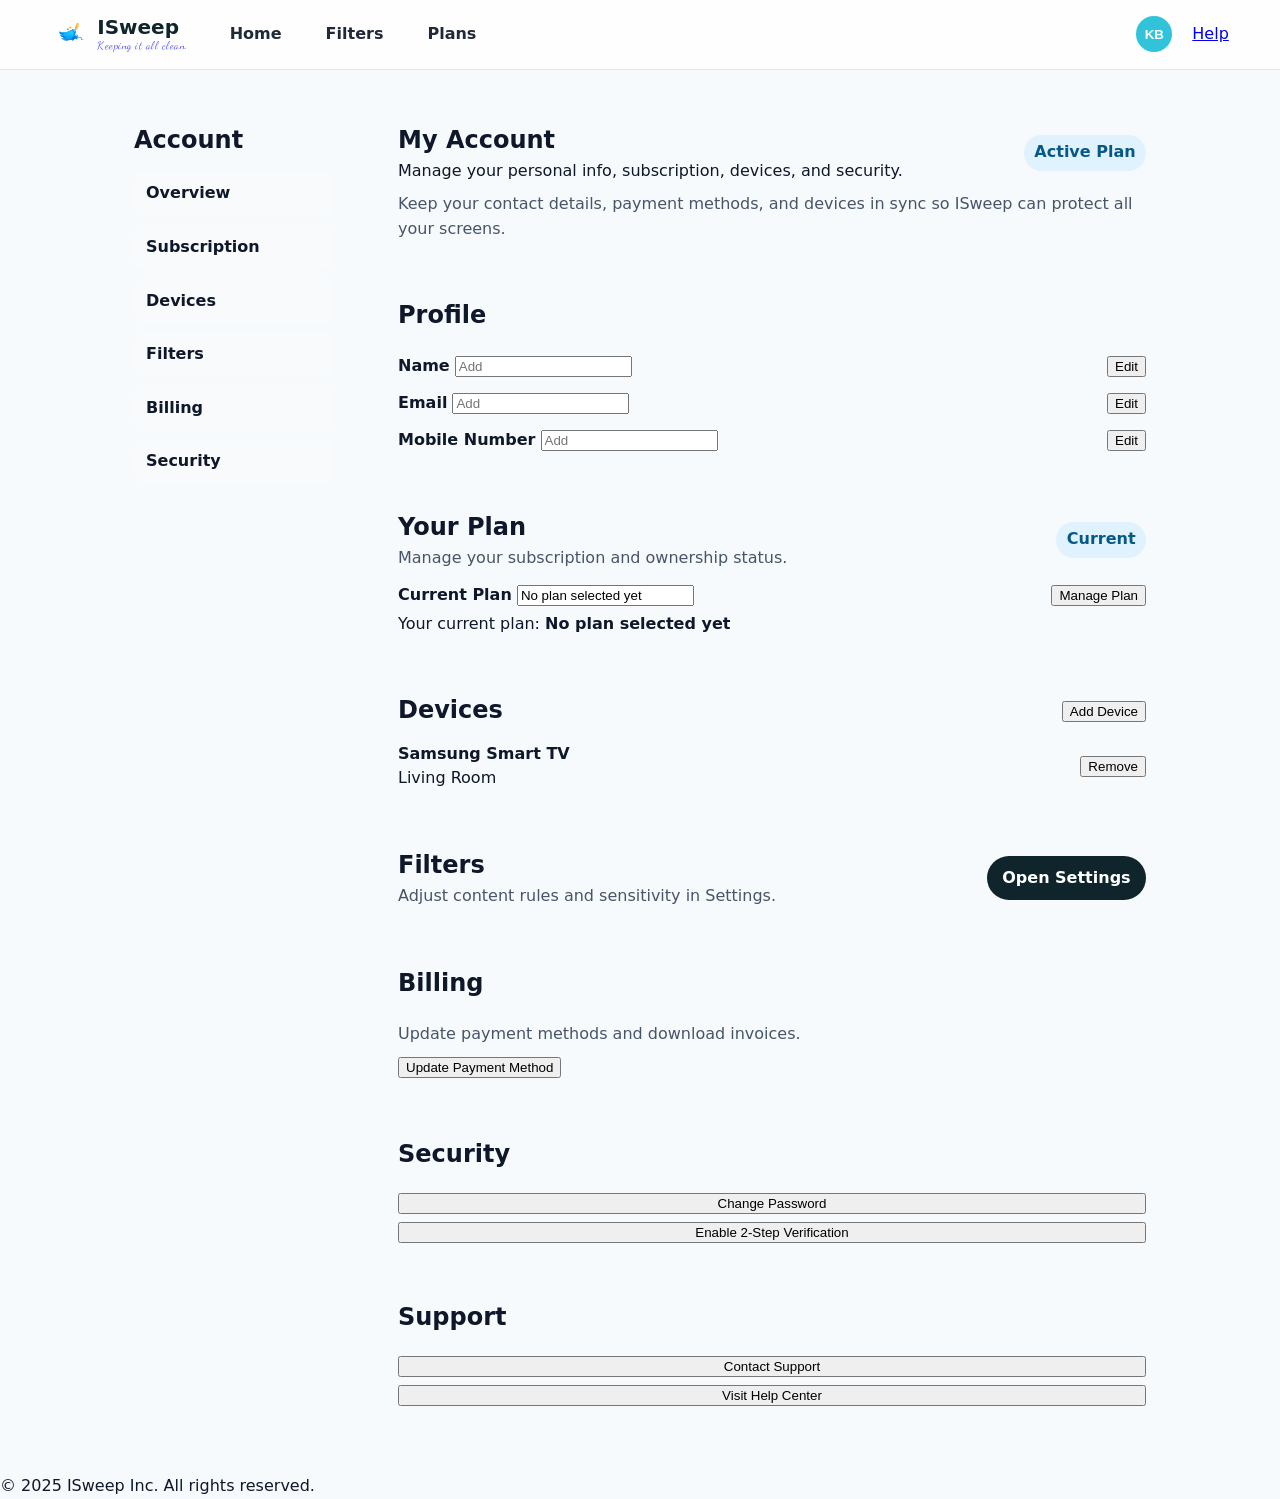
<file: docs/Account.html>
<!DOCTYPE html>
<html lang="en">
<head>
  <meta charset="UTF-8" />
  <meta name="viewport" content="width=device-width, initial-scale=1.0" />
  <title>Account | ISweep</title>

  <!-- Styles -->
  <link rel="stylesheet" href="styles/site-plan.css" />
  <link rel="preconnect" href="https://fonts.googleapis.com">
  <link rel="preconnect" href="https://fonts.gstatic.com" crossorigin>
  <link href="https://fonts.googleapis.com/css2?family=Dancing+Script:wght@400;500&display=swap" rel="stylesheet">

  <!-- Global JS for theme + plan selection -->
  <script src="main.js" defer></script>
</head>

<body>
  <header class="site-header">
    <div class="container header-inner">

      <div class="nav-left">
        <a class="logo-box" href="index.html">
          <img src="images/ISweep.png" alt="ISweep logo" />
          <div class="logo-block">
            <h1 class="site-title">ISweep</h1>
            <span class="tagline">Keeping it all clean.</span>
          </div>
        </a>

        <nav class="main-nav-left">
          <a href="index.html">Home</a>
          <a href="Filter.html">Filters</a>
          <a href="Plans.html">Plans</a>
        </nav>
      </div>

      <div class="nav-right">
        <a href="Help.html" class="help-link">Help</a>

        <div class="kb-wrapper">
          <button id="kbToggle" class="kb-avatar">KB</button>

          <div id="kbDropdown" class="kb-dropdown hidden">
            <div class="dropdown-section">
              <button id="themeToggleDropdown">Toggle Theme</button>
            </div>
            <div class="dropdown-section">
              <a href="Account.html">Account</a>
              <a href="Settings.html">Settings</a>
              <button id="signOutBtn" data-logout>Sign Out</button>
            </div>
          </div>
        </div>
      </div>

    </div>
  </header>

  <main class="account-page container" style="display: grid; grid-template-columns: 240px 1fr; gap: 1.5rem; align-items: start;"> <!-- This grid creates a sidebar + content layout to give the page a SaaS dashboard feel without changing the color system. -->
    <aside class="card" style="padding: 1.25rem; position: sticky; top: 1rem; align-self: start;"> <!-- This sidebar card holds the dashboard navigation and stays visible as users scroll. -->
      <h2 style="margin-top: 0; margin-bottom: 0.75rem;">Account</h2> <!-- This heading labels the sidebar navigation clearly. -->
      <nav class="stacked-nav" style="display: grid; gap: 0.5rem;"> <!-- This nav lists account sections to mimic a control panel. -->
        <a href="#overview" style="padding: 0.65rem 0.75rem; border-radius: 10px; background: #f8fafc; text-decoration: none; color: inherit; font-weight: 600;">Overview</a> <!-- This link jumps to the overview card to orient the user. -->
        <a href="#subscription" style="padding: 0.65rem 0.75rem; border-radius: 10px; background: #f8fafc; text-decoration: none; color: inherit; font-weight: 600;">Subscription</a> <!-- This link jumps to the subscription card for quick plan access. -->
        <a href="#devices" style="padding: 0.65rem 0.75rem; border-radius: 10px; background: #f8fafc; text-decoration: none; color: inherit; font-weight: 600;">Devices</a> <!-- This link jumps to the devices card to manage hardware. -->
        <a href="#filters" style="padding: 0.65rem 0.75rem; border-radius: 10px; background: #f8fafc; text-decoration: none; color: inherit; font-weight: 600;">Filters</a> <!-- This link jumps to filter preferences to mirror a control center feel. -->
        <a href="#billing" style="padding: 0.65rem 0.75rem; border-radius: 10px; background: #f8fafc; text-decoration: none; color: inherit; font-weight: 600;">Billing</a> <!-- This link jumps to billing for quick payment updates. -->
        <a href="#security" style="padding: 0.65rem 0.75rem; border-radius: 10px; background: #f8fafc; text-decoration: none; color: inherit; font-weight: 600;">Security</a> <!-- This link jumps to security controls like password and 2FA. -->
      </nav>
    </aside>

    <section style="display: grid; gap: 1rem;"> <!-- This column stacks the main cards to keep the layout clean and scannable. -->
      <header id="overview" class="card" style="padding: 1.25rem; display: grid; gap: 0.5rem;"> <!-- This top card summarizes the account state for quick at-a-glance info. -->
        <div style="display: flex; align-items: center; justify-content: space-between; gap: 1rem;"> <!-- This row aligns the title and plan badge. -->
          <div>
            <h1 style="margin: 0;">My Account</h1> <!-- This heading labels the page context. -->
            <p class="subtitle" style="margin: 0;">Manage your personal info, subscription, devices, and security.</p> <!-- This subtitle reinforces the dashboard scope. -->
          </div>
          <span style="padding: 0.35rem 0.65rem; border-radius: 999px; background: #e0f2fe; color: #075985; font-weight: 700;">Active Plan</span> <!-- This badge highlights the plan state to make status obvious. -->
        </div>
        <p style="margin: 0; color: #475569;">Keep your contact details, payment methods, and devices in sync so ISweep can protect all your screens.</p> <!-- This supporting line sets a professional tone without changing colors. -->
      </header>

      <section id="profile" class="card" style="padding: 1.25rem;"> <!-- This card groups profile fields in a tidy stack. -->
        <h2 style="margin-top: 0;">Profile</h2> <!-- This heading labels the profile details. -->
        <form class="profile-form" style="display: grid; gap: 0.75rem;"> <!-- This grid spaces the form rows for readability. -->
          <div class="item-row" style="display: grid; grid-template-columns: 1fr auto; gap: 0.75rem; align-items: center;"> <!-- This row aligns the name field and action button. -->
            <label style="display: block;"> <!-- This label wraps the name input for accessibility. -->
              <strong>Name</strong>
              <input
                class="profile-input"
                type="text"
                name="fullName"
                placeholder="Add"
                required
              />
            </label>
            <button type="submit">Edit</button> <!-- This button keeps inline editing affordance. -->
          </div>

          <div class="item-row" style="display: grid; grid-template-columns: 1fr auto; gap: 0.75rem; align-items: center;"> <!-- This row aligns the email field and action button. -->
            <label style="display: block;">
              <strong>Email</strong>
              <input
                class="profile-input"
                type="email"
                name="email"
                placeholder="Add"
                required
              />
            </label>
            <button type="submit">Edit</button> <!-- This button retains the edit flow for email. -->
          </div>

          <div class="item-row" style="display: grid; grid-template-columns: 1fr auto; gap: 0.75rem; align-items: center;"> <!-- This row aligns the phone field and action button. -->
            <label style="display: block;">
              <strong>Mobile Number</strong>
              <input
                class="profile-input"
                type="tel"
                name="phone"
                placeholder="Add"
                required
                pattern="[0-9]{10}"
              />
            </label>
            <button type="submit">Edit</button> <!-- This button supports inline phone updates. -->
          </div>
        </form>
      </section>

      <section id="subscription" class="card" style="padding: 1.25rem;"> <!-- This card summarizes the plan and actions. -->
        <div style="display: flex; align-items: center; justify-content: space-between; gap: 1rem;"> <!-- This row aligns plan label with actions. -->
          <div>
            <h2 style="margin: 0;">Your Plan</h2> <!-- This heading labels the plan section. -->
            <p style="margin: 0; color: #475569;">Manage your subscription and ownership status.</p> <!-- This subtitle clarifies the card purpose. -->
          </div>
          <span style="padding: 0.35rem 0.65rem; border-radius: 999px; background: #e0f2fe; color: #075985; font-weight: 700;">Current</span> <!-- This badge reinforces that the plan shown is active. -->
        </div>
        <form class="profile-form" style="margin-top: 0.75rem; display: grid; gap: 0.75rem;">
          <div class="item-row" style="display: grid; grid-template-columns: 1fr auto; gap: 0.75rem; align-items: center;"> <!-- This row keeps the plan field and action aligned. -->
            <label style="display: block;">
              <strong>Current Plan</strong>
              <input 
                class="profile-input"
                type="text"
                name="plan"
                placeholder="No plan selected yet"
                readonly
              />
            </label>
            <button type="submit">Manage Plan</button> <!-- This button links to plan management flow. -->
          </div>
        </form>
        <p style="margin: 0.25rem 0 0 0;">Your current plan: <strong id="current-plan-display"></strong></p> <!-- This line reflects the synced plan label from storage. -->
      </section>

      <section id="devices" class="card" style="padding: 1.25rem;"> <!-- This card holds device management actions. -->
        <div style="display: flex; align-items: center; justify-content: space-between; gap: 1rem;"> <!-- This row balances the heading and CTA. -->
          <h2 style="margin: 0;">Devices</h2> <!-- This heading labels the device list. -->
          <button class="secondary-btn">Add Device</button> <!-- This button stays as the primary device CTA. -->
        </div>
        <div class="item-row" style="display: grid; grid-template-columns: 1fr auto; gap: 0.75rem; align-items: center; margin-top: 0.75rem;"> <!-- This row formats the sample device entry. -->
          <div>
            <strong>Samsung Smart TV</strong>
            <p style="margin: 0;">Living Room</p>
          </div>
          <button>Remove</button> <!-- This button keeps device removal affordance. -->
        </div>
      </section>

      <section id="filters" class="card" style="padding: 1.25rem;"> <!-- This card references filter settings from the dashboard context. -->
        <div style="display: flex; align-items: center; justify-content: space-between; gap: 1rem;"> <!-- This row aligns heading and action. -->
          <div>
            <h2 style="margin: 0;">Filters</h2> <!-- This heading points to filtering controls. -->
            <p style="margin: 0; color: #475569;">Adjust content rules and sensitivity in Settings.</p> <!-- This note guides users to the detailed control center. -->
          </div>
          <a href="Settings.html" class="btn btn-primary" style="padding: 0.55rem 0.9rem;">Open Settings</a> <!-- This button jumps to the dedicated filtering page to keep flows intact. -->
        </div>
      </section>

      <section id="billing" class="card" style="padding: 1.25rem;"> <!-- This card groups billing actions. -->
        <h2 style="margin-top: 0;">Billing</h2> <!-- This heading labels the billing card. -->
        <p style="margin: 0 0 0.5rem 0; color: #475569;">Update payment methods and download invoices.</p> <!-- This note clarifies what belongs here. -->
        <button class="secondary-btn">Update Payment Method</button> <!-- This button mirrors the existing payment update CTA. -->
      </section>

      <section id="security" class="card" style="padding: 1.25rem;"> <!-- This card collects security-related actions. -->
        <h2 style="margin-top: 0;">Security</h2> <!-- This heading labels the security area. -->
        <div style="display: grid; gap: 0.5rem;"> <!-- This grid stacks the security actions neatly. -->
          <button>Change Password</button> <!-- This button keeps password change available. -->
          <button>Enable 2-Step Verification</button> <!-- This button keeps 2FA accessible. -->
        </div>
      </section>

      <section id="support" class="card" style="padding: 1.25rem;"> <!-- This card retains support shortcuts. -->
        <h2 style="margin-top: 0;">Support</h2> <!-- This heading labels support options. -->
        <div style="display: grid; gap: 0.5rem;"> <!-- This grid spaces the support actions for clarity. -->
          <button>Contact Support</button> <!-- This button keeps contact support visible. -->
          <button>Visit Help Center</button> <!-- This button keeps help resources accessible. -->
        </div>
      </section>
    </section>
  </main>

  <!-- Auth modal hosts sign-in/create-account flows so the Account link can live inside the dropdown. -->
  <div id="authModal" class="auth-modal" style="display:none;"> <!-- This outer wrapper provides the modal overlay container. -->
    <div class="auth-backdrop" data-close-auth style="position: fixed; inset: 0; background: rgba(0,0,0,0.45); display: flex; align-items: center; justify-content: center; z-index: 2000;"> <!-- This backdrop darkens the page and listens for outside clicks to close. -->
      <div class="auth-dialog" role="dialog" aria-modal="true" style="background: #ffffff; border-radius: 12px; padding: 18px; width: min(480px, 90vw); box-shadow: 0 18px 40px rgba(0,0,0,0.22); position: relative;"> <!-- This dialog holds all auth panels in a compact card. -->
        <button type="button" class="auth-close" data-close-auth style="position: absolute; top: 10px; right: 10px; border: none; background: transparent; font-size: 1.1rem; cursor: pointer;">×</button> <!-- This close button lets users exit the modal quickly. -->

        <div data-auth-panel="signin" style="display: none;"> <!-- This panel shows the sign-in form. -->
          <h2 style="margin-top: 0;">Sign In</h2> <!-- This heading labels the sign-in mode. -->
          <form id="signInForm" style="display: grid; gap: 0.75rem;">
            <label style="display: grid; gap: 0.25rem;">
              <span>Email</span>
              <input type="email" name="email" required style="padding: 0.65rem; border: 1px solid #e5e7eb; border-radius: 10px;" />
            </label>
            <label style="display: grid; gap: 0.25rem;">
              <span>Password</span>
              <input type="password" name="password" required style="padding: 0.65rem; border: 1px solid #e5e7eb; border-radius: 10px;" />
            </label>
            <button type="submit" style="padding: 0.75rem; border-radius: 10px; border: none; background: #2563eb; color: #fff; font-weight: 700;">Continue</button>
            <button type="button" data-switch-auth="create" style="padding: 0.65rem; border-radius: 10px; border: 1px solid #e5e7eb; background: #fff;">Need an account? Create one</button>
          </form>
        </div>

        <div data-auth-panel="create" style="display: none;"> <!-- This panel shows the create-account form. -->
          <h2 style="margin-top: 0;">Create Account</h2> <!-- This heading labels the registration mode. -->
          <form id="createAccountForm" style="display: grid; gap: 0.75rem;">
            <label style="display: grid; gap: 0.25rem;">
              <span>Full Name</span>
              <input type="text" name="name" required style="padding: 0.65rem; border: 1px solid #e5e7eb; border-radius: 10px;" />
            </label>
            <label style="display: grid; gap: 0.25rem;">
              <span>Email</span>
              <input type="email" name="email" required style="padding: 0.65rem; border: 1px solid #e5e7eb; border-radius: 10px;" />
            </label>
            <label style="display: grid; gap: 0.25rem;">
              <span>Password</span>
              <input type="password" name="password" required style="padding: 0.65rem; border: 1px solid #e5e7eb; border-radius: 10px;" />
            </label>
            <label style="display: grid; gap: 0.25rem;">
              <span>Confirm Password</span>
              <input type="password" name="confirm" required style="padding: 0.65rem; border: 1px solid #e5e7eb; border-radius: 10px;" />
            </label>
            <button type="submit" style="padding: 0.75rem; border-radius: 10px; border: none; background: #2563eb; color: #fff; font-weight: 700;">Create Account</button>
            <button type="button" data-switch-auth="signin" style="padding: 0.65rem; border-radius: 10px; border: 1px solid #e5e7eb; background: #fff;">Already have an account? Sign in</button>
          </form>
        </div>

        <div data-auth-panel="account" style="display: none;"> <!-- This panel shows a simple account summary when signed in. -->
          <h2 style="margin-top: 0;">Account</h2> <!-- This heading labels the account view. -->
          <p id="accountSummary" style="margin: 0 0 0.75rem 0;">Signed in user details appear here.</p> <!-- This paragraph will be populated with the user’s name/email from localStorage. -->
          <button type="button" data-logout style="padding: 0.75rem; border-radius: 10px; border: none; background: #ef4444; color: #fff; font-weight: 700;">Log Out</button> <!-- This button signs the user out from within the modal. -->
        </div>
      </div>
    </div>
  </div>

  <footer>
    <p>&copy; 2025 ISweep Inc. All rights reserved.</p>
  </footer>
</body>
</html>
</file>
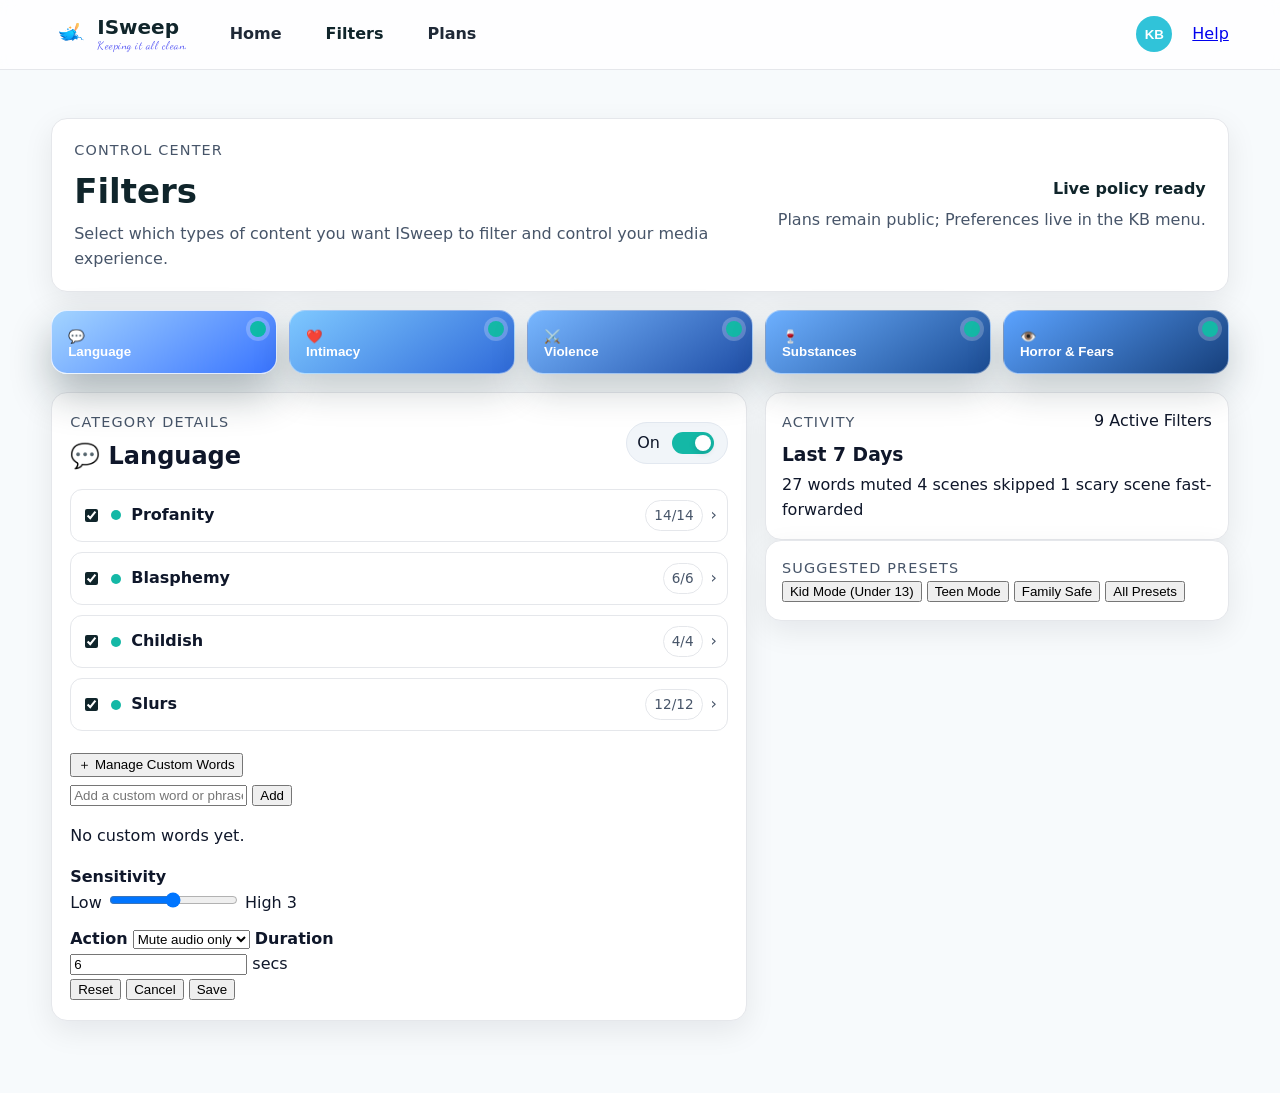
<file: docs/Filter.html>
<!DOCTYPE html>
<html lang="en">
<head>
  <meta charset="UTF-8" />
  <meta name="viewport" content="width=device-width, initial-scale=1.0" />
  <title>Filters | ISweep</title>
  <link rel="stylesheet" href="styles/site-plan.css" />
  <link rel="preconnect" href="https://fonts.googleapis.com">
  <link rel="preconnect" href="https://fonts.gstatic.com" crossorigin>
  <link href="https://fonts.googleapis.com/css2?family=Dancing+Script:wght@400;500&display=swap" rel="stylesheet">
  <script src="main.js" defer></script>
</head>
<body>
  <header class="site-header">
    <div class="container header-inner">

      <div class="nav-left">
        <a class="logo-box" href="index.html">
          <img src="images/ISweep.png" alt="ISweep logo" />
          <div class="logo-block">
            <h1 class="site-title">ISweep</h1>
            <span class="tagline">Keeping it all clean.</span>
          </div>
        </a>

        <nav class="main-nav-left">
          <a href="index.html">Home</a>
          <a href="Filter.html" class="active">Filters</a>
          <a href="Plans.html">Plans</a>
        </nav>
      </div>

      <div class="nav-right">
        <a href="Help.html" class="help-link">Help</a>

        <div class="kb-wrapper">
          <button id="kbToggle" class="kb-avatar">KB</button>

          <div id="kbDropdown" class="kb-dropdown hidden">
            <div class="dropdown-section">
              <button id="themeToggleDropdown">Toggle Theme</button>
            </div>
            <div class="dropdown-section">
              <a href="Account.html">Account</a>
              <a href="Settings.html">Settings</a>
              <button id="signOutBtn" data-logout>Sign Out</button>
            </div>
          </div>
        </div>
      </div>

    </div>
  </header>

  <main class="filters-page container" data-filters-page>
    <!-- Page hero summarizing filter purpose without altering layout -->
    <section class="filters-hero card">
      <div>
        <p class="eyebrow">Control center</p>
        <h1>Filters</h1>
        <p class="subtitle">Select which types of content you want ISweep to filter and control your media experience.</p>
      </div>
      <div style="display: grid; gap: 6px; text-align: right; color: var(--muted);">
        <span style="font-weight: 700; color: var(--brand-2);">Live policy ready</span>
        <span>Plans remain public; Preferences live in the KB menu.</span>
      </div>
    </section>

    <!-- Category tiles list; selection highlights active category -->
    <section class="filter-tiles" aria-label="Filter categories">
      <button class="filter-tile tile-selected" type="button" data-filter-tile="language" style="background: linear-gradient(145deg, #a5d4ff 0%, #3c74ff 100%);">
        <span class="tile-check"></span>
        <div class="tile-top">
          <span class="tile-icon">💬</span>
        </div>
        <p class="tile-label">Language</p>
      </button>
      <button class="filter-tile" type="button" data-filter-tile="intimacy" style="background: linear-gradient(145deg, #7ec8ff 0%, #2f6ad9 100%);">
        <span class="tile-check"></span>
        <div class="tile-top">
          <span class="tile-icon">❤️</span>
        </div>
        <p class="tile-label">Intimacy</p>
      </button>
      <button class="filter-tile" type="button" data-filter-tile="violence" style="background: linear-gradient(145deg, #78b7ff 0%, #1f4ea6 100%);">
        <span class="tile-check"></span>
        <div class="tile-top">
          <span class="tile-icon">⚔️</span>
        </div>
        <p class="tile-label">Violence</p>
      </button>
      <button class="filter-tile" type="button" data-filter-tile="substances" style="background: linear-gradient(145deg, #6db0ff 0%, #1b4c94 100%);">
        <span class="tile-check"></span>
        <div class="tile-top">
          <span class="tile-icon">🍷</span>
        </div>
        <p class="tile-label">Substances</p>
      </button>
      <button class="filter-tile" type="button" data-filter-tile="horror" style="background: linear-gradient(145deg, #5ba3ff 0%, #163f7b 100%);">
        <span class="tile-check"></span>
        <div class="tile-top">
          <span class="tile-icon">👁️</span>
        </div>
        <p class="tile-label">Horror &amp; Fears</p>
      </button>
    </section>

    <section class="filters-grid">
      <!-- Primary category detail panel; toggles and actions live here -->
      <section class="category-card">
        <div class="category-header">
          <div>
            <p class="eyebrow" style="margin-bottom:4px;">Category Details</p>
            <h2 data-category-name>💬 Language</h2>
          </div>
          <label class="toggle-row" aria-label="Toggle category">
            <span class="toggle-label">On</span>
            <input type="checkbox" data-category-toggle class="switch" checked />
          </label>
        </div>

        <div class="subcategory-list" data-subcategory-list></div>

        <div id="customWordsSection" class="custom-words-section">
          <button type="button" class="link-btn" id="customWordAdd" aria-label="Manage custom words" style="margin: 8px 0 6px;">
            <span class="plus">＋</span>
            Manage Custom Words
          </button>
          <div class="custom-words">
            <div class="input-row">
              <input id="customWordInput" type="text" placeholder="Add a custom word or phrase" aria-label="Custom word" />
              <button type="button" class="pill-btn" id="customWordAddInline">Add</button>
            </div>
            <div id="customWordList"></div>
          </div>
        </div>

        <div class="sensitivity">
          <strong>Sensitivity</strong>
          <div class="range-row">
            <span class="muted">Low</span>
            <input id="sensitivityRange" type="range" min="1" max="5" step="1" value="3" />
            <span class="muted">High</span>
            <span id="sensitivityValue" class="pill">3</span>
          </div>
        </div>

        <div class="action-grid" style="margin-top: 12px;">
          <label>
            <strong>Action</strong>
            <select id="actionSelect">
              <option value="mute">Mute audio only</option>
              <option value="skip">Skip scene</option>
              <option value="fast-forward">Fast-forward</option>
              <option value="log-only">Log only</option>
            </select>
          </label>
          <label>
            <strong>Duration</strong>
            <div class="duration-row">
              <input id="actionDuration" type="number" min="0" step="1" value="6" />
              <span class="suffix">secs</span>
            </div>
          </label>
        </div>

        <div class="filters-actions">
          <button type="button" class="ghost" id="resetCategory">Reset</button>
          <button type="button" class="ghost" id="cancelFilters">Cancel</button>
          <button type="button" class="primary" id="saveFilters">Save</button>
        </div>
      </section>

      <!-- Sidebar with activity and presets remains unchanged for quick stats -->
      <aside class="filters-aside">
        <div class="card" style="padding: 16px;">
          <div style="display:flex; align-items:center; justify-content: space-between; gap: 10px;">
            <p class="eyebrow" style="margin:0;">Activity</p>
            <span class="pill muted">9 Active Filters</span>
          </div>
          <h3 style="margin: 6px 0 4px;">Last 7 Days</h3>
          <div class="activity-meta">
            <span>27 words muted</span>
            <span>4 scenes skipped</span>
            <span>1 scary scene fast-forwarded</span>
          </div>
        </div>

        <div class="card" style="padding: 16px;">
          <p class="eyebrow">Suggested Presets</p>
          <div class="preset-buttons">
            <button type="button">Kid Mode (Under 13)</button>
            <button type="button">Teen Mode</button>
            <button type="button">Family Safe</button>
            <button type="button" class="ghost">All Presets</button>
          </div>
        </div>
      </aside>
    </section>
  </main>
</body>
</html>
</file>
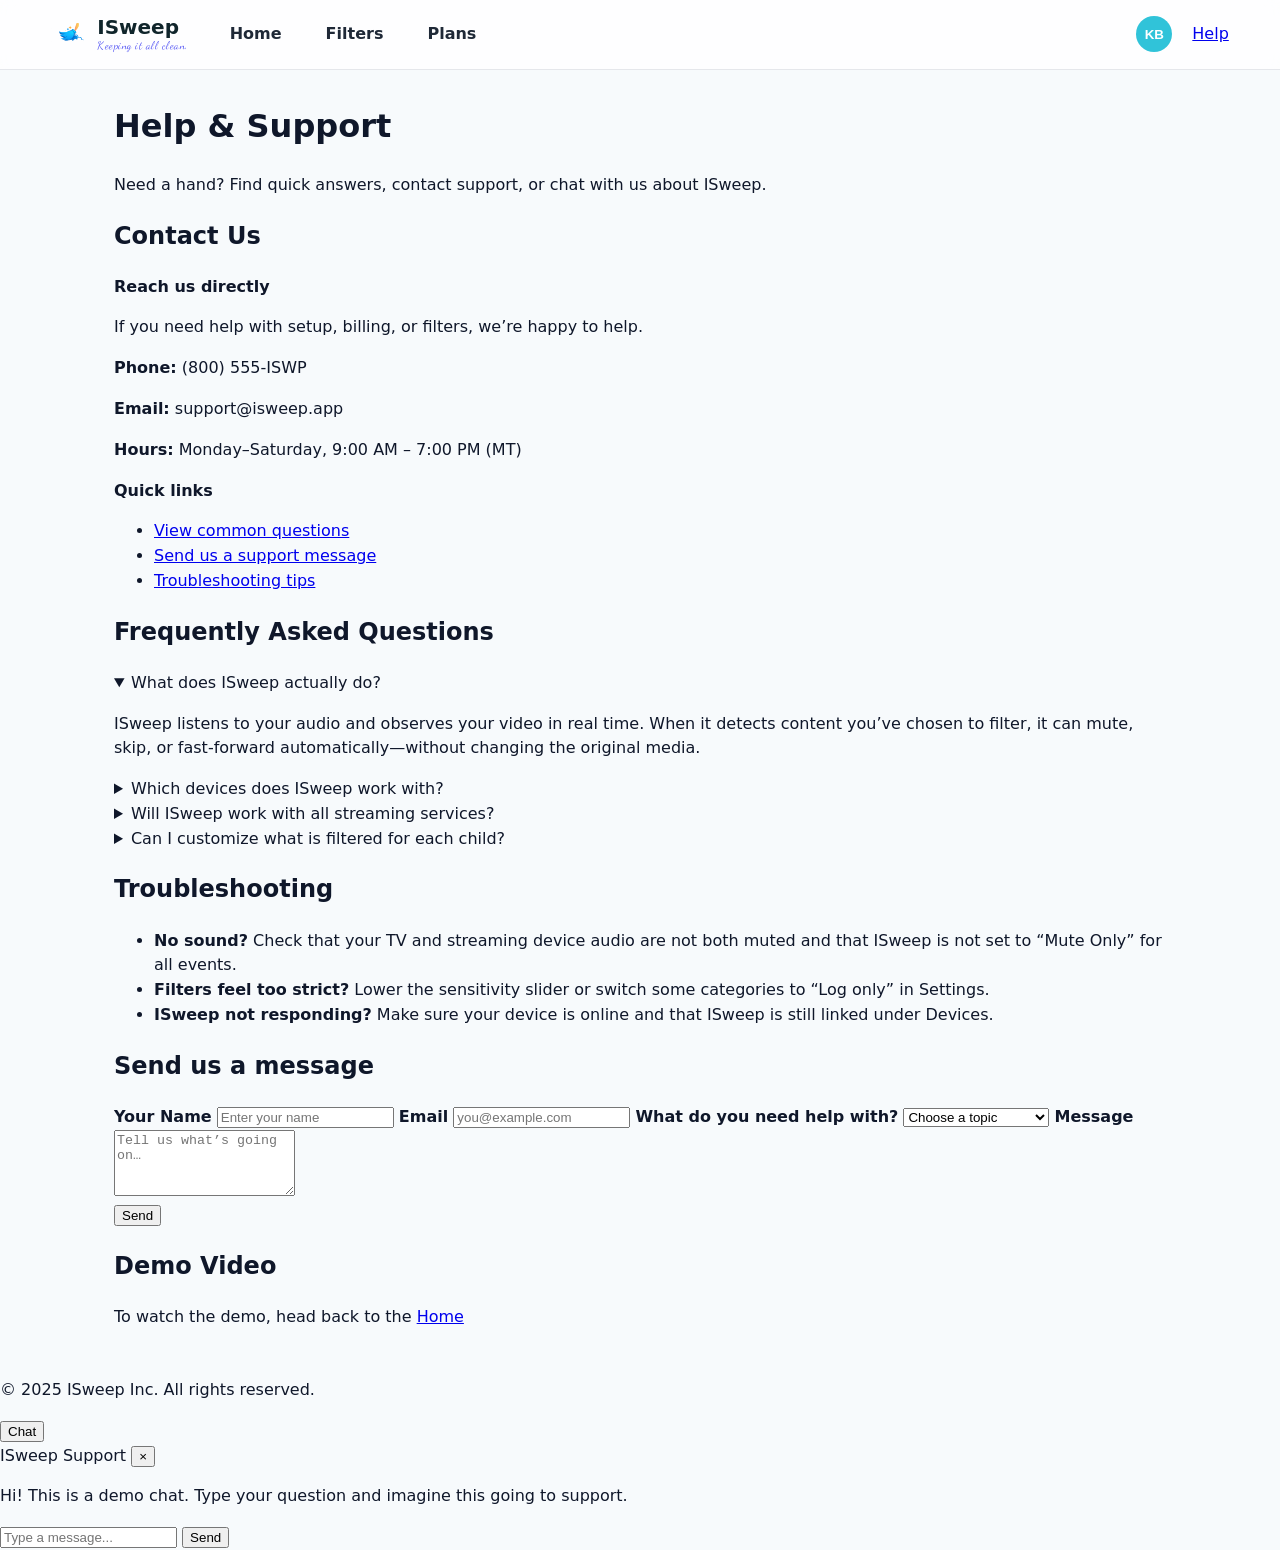
<file: docs/Help.html>
<!DOCTYPE html>
<html lang="en">
<head>
  <meta charset="UTF-8" />
  <meta name="viewport" content="width=device-width, initial-scale=1.0" />
  <title>Help | ISweep</title>
  <link rel="stylesheet" href="styles/site-plan.css" />
  <link rel="preconnect" href="https://fonts.googleapis.com">
  <link rel="preconnect" href="https://fonts.gstatic.com" crossorigin>
  <link href="https://fonts.googleapis.com/css2?family=Dancing+Script:wght@400;500&display=swap" rel="stylesheet">
  <script src="main.js" defer></script>

</head>

<body>
  <header class="site-header">
    <div class="container header-inner">

      <div class="nav-left">
        <a class="logo-box" href="index.html">
          <img src="images/ISweep.png" alt="ISweep logo" />
          <div class="logo-block">
            <h1 class="site-title">ISweep</h1>
            <span class="tagline">Keeping it all clean.</span>
          </div>
        </a>

        <nav class="main-nav-left">
          <a href="index.html">Home</a>
          <a href="Filter.html">Filters</a>
          <a href="Plans.html">Plans</a>
        </nav>
      </div>

      <div class="nav-right">
        <a href="Help.html" class="help-link active">Help</a>

        <div class="kb-wrapper">
          <button id="kbToggle" class="kb-avatar">KB</button>

          <div id="kbDropdown" class="kb-dropdown hidden">
            <div class="dropdown-section">
              <button id="themeToggleDropdown">Toggle Theme</button>
            </div>
            <div class="dropdown-section">
              <a href="Account.html">Account</a>
              <a href="Settings.html">Settings</a>
              <button id="signOutBtn" data-logout>Sign Out</button>
            </div>
          </div>
        </div>
      </div>

    </div>
  </header>

  <main class="account-page container">
    <h1>Help &amp; Support</h1>
    <p class="subtitle">
      Need a hand? Find quick answers, contact support, or chat with us about ISweep.
    </p>

    <!-- CONTACT OPTIONS -->
    <section class="card">
      <h2>Contact Us</h2>

      <div class="help-contact-grid">
        <!-- Call & Email -->
        <div>
          <strong>Reach us directly</strong>
          <p>If you need help with setup, billing, or filters, we’re happy to help.</p>

          <p><strong>Phone:</strong> (800) 555-ISWP</p>
          <p><strong>Email:</strong> support@isweep.app</p>
          <p><strong>Hours:</strong> Monday–Saturday, 9:00 AM – 7:00 PM (MT)</p>
        </div>

        <!-- Quick links -->
        <div>
          <strong>Quick links</strong>
          <ul class="help-list">
            <li><a href="#faq">View common questions</a></li>
            <li><a href="#contact-form">Send us a support message</a></li>
            <li><a href="#troubleshooting">Troubleshooting tips</a></li>
          </ul>
        </div>
      </div>
    </section>

    <!-- FAQ SECTION -->
    <section class="card" id="faq">
      <h2>Frequently Asked Questions</h2>

      <!-- details/summary = built-in collapsible boxes -->
      <details class="faq-item" open>
        <summary>What does ISweep actually do?</summary>
        <p>
          ISweep listens to your audio and observes your video in real time.
          When it detects content you’ve chosen to filter, it can mute,
          skip, or fast-forward automatically—without changing the original media.
        </p>
      </details>

      <details class="faq-item">
        <summary>Which devices does ISweep work with?</summary>
        <p>
          You can link ISweep to supported Smart TVs, streaming sticks,
          and companion devices. Check the Devices section in your Account
          page to see which devices you’ve connected.
        </p>
      </details>

      <details class="faq-item">
        <summary>Will ISweep work with all streaming services?</summary>
        <p>
          ISweep is designed to work at the system level, so it can observe
          and filter content from most streaming apps, DVDs, and connected
          devices, as long as your device is supported.
        </p>
      </details>

      <details class="faq-item">
        <summary>Can I customize what is filtered for each child?</summary>
        <p>
          Yes. You can create different profiles with their own filter
          settings under <strong>Settings &gt; Parental Controls</strong>, so each
          child gets an experience that matches your family rules.
        </p>
      </details>
    </section>

    <!-- TROUBLESHOOTING TIPS -->
    <section class="card" id="troubleshooting">
      <h2>Troubleshooting</h2>
      <ul class="help-list">
        <li><strong>No sound?</strong> Check that your TV and streaming device audio
          are not both muted and that ISweep is not set to “Mute Only” for all events.</li>
        <li><strong>Filters feel too strict?</strong> Lower the sensitivity slider or
          switch some categories to “Log only” in Settings.</li>
        <li><strong>ISweep not responding?</strong> Make sure your device is online and
          that ISweep is still linked under Devices.</li>
      </ul>
    </section>

    <!-- CONTACT FORM -->
    <section class="card" id="contact-form">
      <h2>Send us a message</h2>

      <form class="profile-form">
        <div class="item-row">
          <div class="help-form-fields">
            <!-- Name -->
            <label>
              <strong>Your Name</strong>
              <input
                class="profile-input"
                type="text"
                name="name"
                placeholder="Enter your name"
                required
              />
            </label>

            <!-- Email -->
            <label>
              <strong>Email</strong>
              <input
                class="profile-input"
                type="email"
                name="email"
                placeholder="you@example.com"
                required
              />
            </label>

            <!-- Topic -->
            <label>
              <strong>What do you need help with?</strong>
              <select name="topic" required>
                <option value="">Choose a topic</option>
                <option value="setup">Setup / installation</option>
                <option value="billing">Billing / plans</option>
                <option value="filters">Filters / settings</option>
                <option value="technical">Technical issue / bug</option>
                <option value="other">Something else</option>
              </select>
            </label>

            <!-- Message -->
            <label>
              <strong>Message</strong>
              <textarea
                name="message"
                rows="4"
                placeholder="Tell us what’s going on…"
                required
              ></textarea>
            </label>
          </div>

          <button type="submit">Send</button>
        </div>
      </form>
    </section>

      <!-- Removed the Try ISweep Filter demo card to keep Help focused on support content and avoid unused interactive UI. -->

    <!-- Demo video redirect note -->
    <section class="card"> <!-- This card keeps the layout consistent while telling users where to watch the single official demo. -->
      <h2>Demo Video</h2> <!-- This heading preserves the section label so help content stays scannable. -->
      <p>To watch the demo, head back to the <a href="index.html#demo">Home</a></p> <!-- This sentence links users to the hero demo on Home so no extra videos appear on Help. -->
    </section>

    <!-- Removed the broom overlay on Help to keep the interface clean and avoid references to non-existent filtering UI. -->

  </main>

  <!-- Auth modal hosts sign-in/create-account flows so the Account link can live inside the dropdown. -->
  <div id="authModal" class="auth-modal" style="display:none;"> <!-- This outer wrapper provides the modal overlay container. -->
    <div class="auth-backdrop" data-close-auth style="position: fixed; inset: 0; background: rgba(0,0,0,0.45); display: flex; align-items: center; justify-content: center; z-index: 2000;"> <!-- This backdrop darkens the page and listens for outside clicks to close. -->
      <div class="auth-dialog" role="dialog" aria-modal="true" style="background: #ffffff; border-radius: 12px; padding: 18px; width: min(480px, 90vw); box-shadow: 0 18px 40px rgba(0,0,0,0.22); position: relative;"> <!-- This dialog holds all auth panels in a compact card. -->
        <button type="button" class="auth-close" data-close-auth style="position: absolute; top: 10px; right: 10px; border: none; background: transparent; font-size: 1.1rem; cursor: pointer;">×</button> <!-- This close button lets users exit the modal quickly. -->

        <div data-auth-panel="signin" style="display: none;"> <!-- This panel shows the sign-in form. -->
          <h2 style="margin-top: 0;">Sign In</h2> <!-- This heading labels the sign-in mode. -->
          <form id="signInForm" style="display: grid; gap: 0.75rem;">
            <label style="display: grid; gap: 0.25rem;">
              <span>Email</span>
              <input type="email" name="email" required style="padding: 0.65rem; border: 1px solid #e5e7eb; border-radius: 10px;" />
            </label>
            <label style="display: grid; gap: 0.25rem;">
              <span>Password</span>
              <input type="password" name="password" required style="padding: 0.65rem; border: 1px solid #e5e7eb; border-radius: 10px;" />
            </label>
            <button type="submit" style="padding: 0.75rem; border-radius: 10px; border: none; background: #2563eb; color: #fff; font-weight: 700;">Continue</button>
            <button type="button" data-switch-auth="create" style="padding: 0.65rem; border-radius: 10px; border: 1px solid #e5e7eb; background: #fff;">Need an account? Create one</button>
          </form>
        </div>

        <div data-auth-panel="create" style="display: none;"> <!-- This panel shows the create-account form. -->
          <h2 style="margin-top: 0;">Create Account</h2> <!-- This heading labels the registration mode. -->
          <form id="createAccountForm" style="display: grid; gap: 0.75rem;">
            <label style="display: grid; gap: 0.25rem;">
              <span>Full Name</span>
              <input type="text" name="name" required style="padding: 0.65rem; border: 1px solid #e5e7eb; border-radius: 10px;" />
            </label>
            <label style="display: grid; gap: 0.25rem;">
              <span>Email</span>
              <input type="email" name="email" required style="padding: 0.65rem; border: 1px solid #e5e7eb; border-radius: 10px;" />
            </label>
            <label style="display: grid; gap: 0.25rem;">
              <span>Password</span>
              <input type="password" name="password" required style="padding: 0.65rem; border: 1px solid #e5e7eb; border-radius: 10px;" />
            </label>
            <label style="display: grid; gap: 0.25rem;">
              <span>Confirm Password</span>
              <input type="password" name="confirm" required style="padding: 0.65rem; border: 1px solid #e5e7eb; border-radius: 10px;" />
            </label>
            <button type="submit" style="padding: 0.75rem; border-radius: 10px; border: none; background: #2563eb; color: #fff; font-weight: 700;">Create Account</button>
            <button type="button" data-switch-auth="signin" style="padding: 0.65rem; border-radius: 10px; border: 1px solid #e5e7eb; background: #fff;">Already have an account? Sign in</button>
          </form>
        </div>

        <div data-auth-panel="account" style="display: none;"> <!-- This panel shows a simple account summary when signed in. -->
          <h2 style="margin-top: 0;">Account</h2> <!-- This heading labels the account view. -->
          <p id="accountSummary" style="margin: 0 0 0.75rem 0;">Signed in user details appear here.</p> <!-- This paragraph will be populated with the user’s name/email from localStorage. -->
          <button type="button" data-logout style="padding: 0.75rem; border-radius: 10px; border: none; background: #ef4444; color: #fff; font-weight: 700;">Log Out</button> <!-- This button signs the user out from within the modal. -->
        </div>
      </div>
    </div>
  </div>

  <footer>
    <p>&copy; 2025 ISweep Inc. All rights reserved.</p>
  </footer>

  <!-- Floating Chatbox -->
  <button class="chat-toggle" id="chatToggle">
    Chat
  </button>

  <div class="chat-widget" id="chatWidget">
    <div class="chat-header">
      <span>ISweep Support</span>
      <button class="chat-close" id="chatClose">&times;</button>
    </div>
    <div class="chat-body">
      <p class="chat-message bot">
        Hi! This is a demo chat. Type your question and imagine this going to support.
      </p>
      <div class="chat-log" id="chatLog"></div>
    </div>
    <form class="chat-input-row" id="chatForm">
      <input
        type="text"
        id="chatInput"
        placeholder="Type a message..."
        required
      />
      <button type="submit">Send</button>
    </form>
  </div>

</body>
</html>
</file>
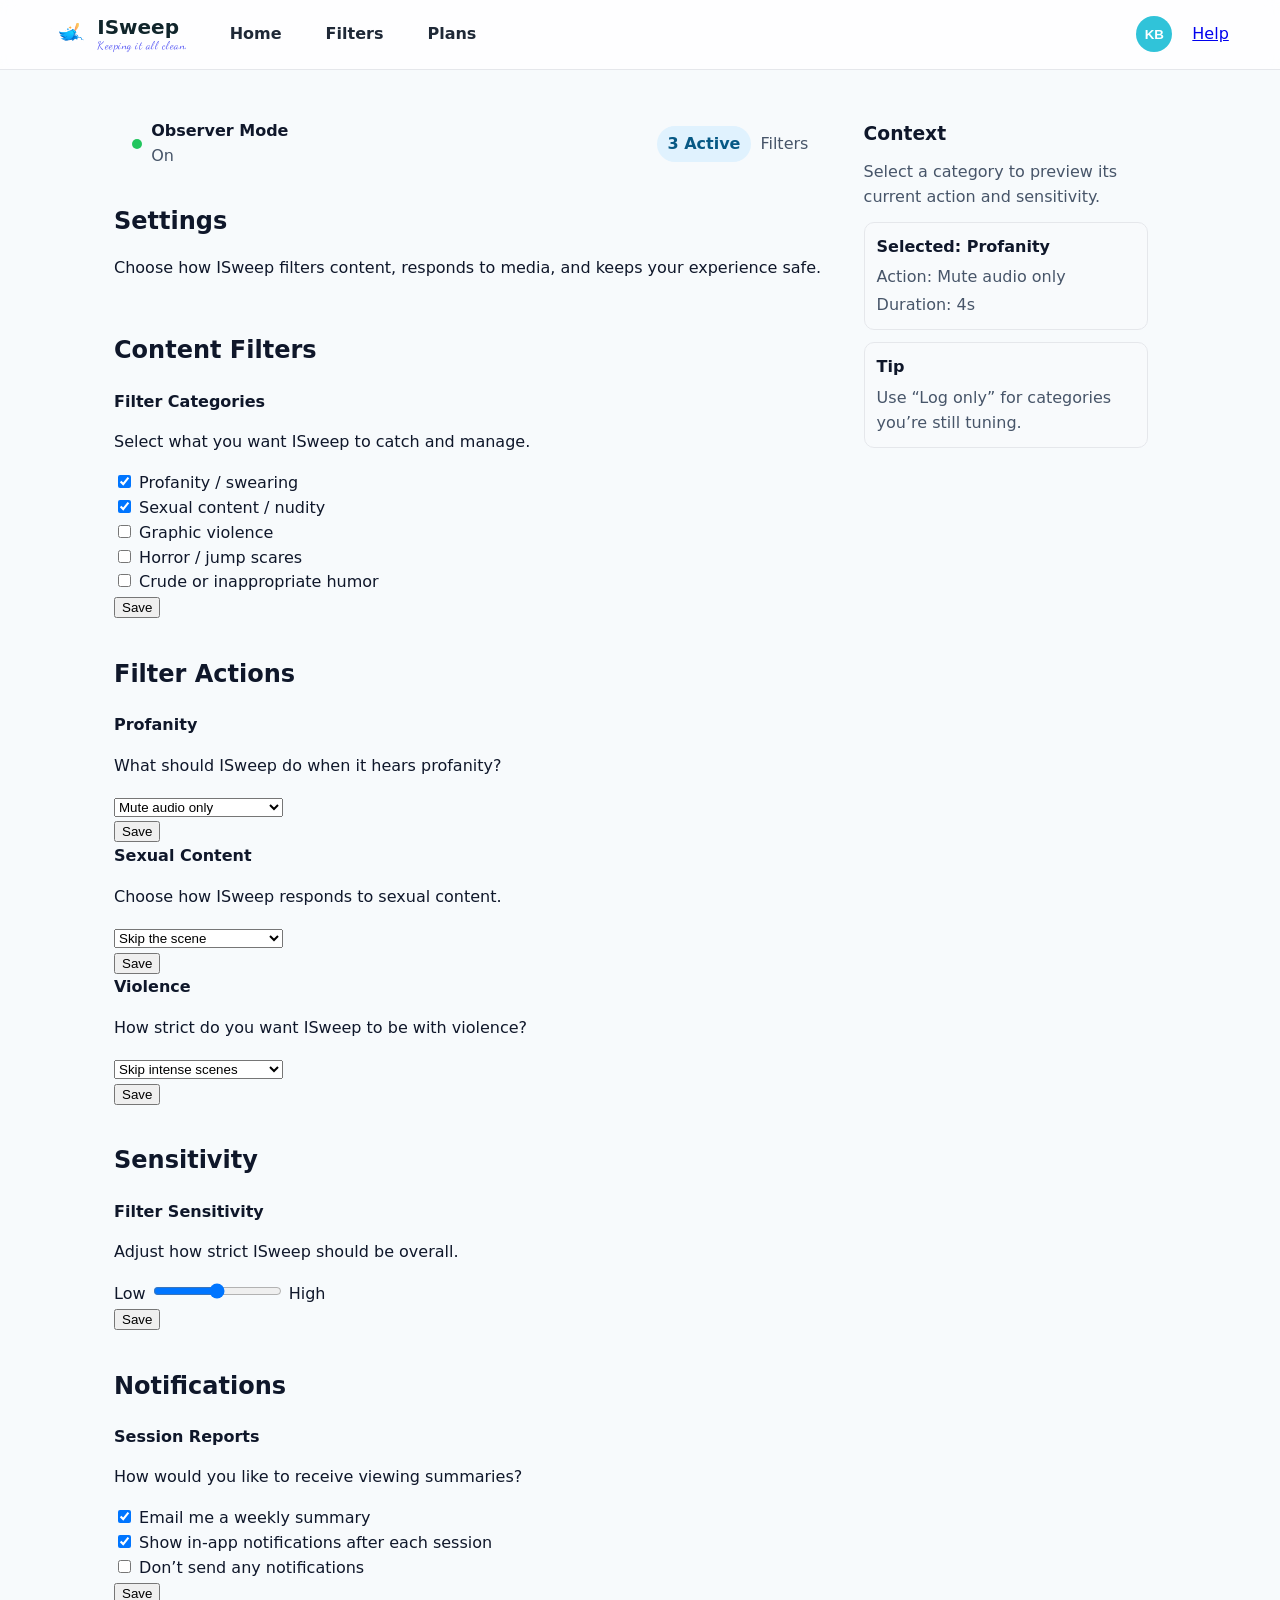
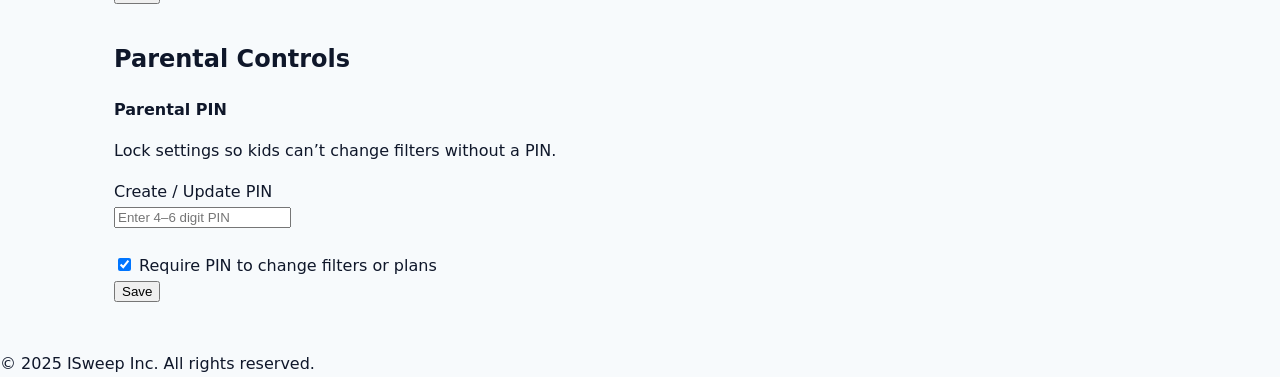
<file: docs/Settings.html>
<!DOCTYPE html>
<!-- Declares this document uses HTML5. Helps browsers render with modern standards. -->

<html lang="en">
<!-- Root HTML element. lang="en" tells tools and screen readers the content is in English. -->

<head>
  <!-- HEAD: metadata, scripts, styles, and document title. Not directly visible content. -->

  <script src="api.js" defer></script>
  <script src="main.js" defer></script>

  <!-- Loads your global JavaScript file from root (same folder as this HTML).
       "defer" means: download script now but only run it after HTML has been parsed.
       NOTE: You ALSO load scripts/main.js below. That may be accidental duplication. -->

  <meta charset="UTF-8" />
  <!-- Uses UTF-8 character encoding so special characters display correctly. -->

  <meta name="viewport" content="width=device-width, initial-scale=1.0" />
  <!-- Makes the layout responsive:
       - width=device-width: viewport width matches device width.
       - initial-scale=1.0: default zoom is 1 (no zoom) on mobile. -->

  <title>Settings | ISweep</title>
  <!-- Text displayed in the browser tab for this page. -->

  <link rel="stylesheet" href="styles/site-plan.css" />
  <!-- Shared stylesheet for site-wide layout, header, cards, fonts, etc. -->
  <link rel="preconnect" href="https://fonts.googleapis.com">
  <link rel="preconnect" href="https://fonts.gstatic.com" crossorigin>
  <link href="https://fonts.googleapis.com/css2?family=Dancing+Script:wght@400;500&display=swap" rel="stylesheet">

</head>

<body>
  <!-- BODY: everything the user sees or interacts with. -->

  <header class="site-header">
    <div class="container header-inner">

      <div class="nav-left">
        <a class="logo-box" href="index.html">
          <img src="images/ISweep.png" alt="ISweep logo" />
          <div class="logo-block">
            <h1 class="site-title">ISweep</h1>
            <span class="tagline">Keeping it all clean.</span>
          </div>
        </a>

        <nav class="main-nav-left">
          <a href="index.html">Home</a>
          <a href="Filter.html">Filters</a>
          <a href="Plans.html">Plans</a>
        </nav>
      </div>

      <div class="nav-right">
        <a href="Help.html" class="help-link">Help</a>

        <div class="kb-wrapper">
          <button id="kbToggle" class="kb-avatar">KB</button>

          <div id="kbDropdown" class="kb-dropdown hidden">
            <div class="dropdown-section">
              <button id="themeToggleDropdown">Toggle Theme</button>
            </div>
            <div class="dropdown-section">
              <a href="Account.html">Account</a>
              <a href="Settings.html">Settings</a>
              <button id="signOutBtn" data-logout>Sign Out</button>
            </div>
          </div>
        </div>
      </div>

    </div>
  </header>

  <!-- Main Settings Content -->
  <main class="account-page container" style="display: grid; grid-template-columns: 1fr 320px; gap: 1.25rem; align-items: start;"> <!-- This grid creates a main column plus a right contextual panel to mimic a control center without changing colors. -->

    <section style="display: grid; gap: 1rem;"> <!-- This column stacks primary settings cards to keep the layout organized. -->

      <header class="card" style="padding: 1.1rem; display: grid; grid-template-columns: repeat(2, minmax(0, 1fr)); gap: 1rem; align-items: center;"> <!-- This status header surfaces observer mode and active filters to feel like a dashboard bar. -->
        <div style="display: flex; align-items: center; gap: 0.6rem;"> <!-- This row shows observer mode state. -->
          <span style="width: 10px; height: 10px; border-radius: 999px; background: #22c55e;"></span> <!-- This dot signals observer mode is on. -->
          <div>
            <strong>Observer Mode</strong> <!-- This label names the monitoring state. -->
            <p style="margin: 0; color: #475569;">On</p> <!-- This text shows the current observer mode status. -->
          </div>
        </div>
        <div style="display: flex; align-items: center; gap: 0.6rem; justify-content: flex-end;"> <!-- This row summarizes active filters. -->
          <span style="padding: 0.35rem 0.65rem; border-radius: 999px; background: #e0f2fe; color: #075985; font-weight: 700;">3 Active</span> <!-- This badge highlights how many filters are active to reinforce control awareness. -->
          <span style="color: #475569;">Filters</span> <!-- This label clarifies the badge meaning. -->
        </div>
      </header>

      <h1 style="margin: 0;">Settings</h1> <!-- This heading labels the main column clearly. -->
      <p class="subtitle" style="margin-top: 0;">Choose how ISweep filters content, responds to media, and keeps your experience safe.</p> <!-- This subtitle keeps context while fitting the new layout. -->

      <!-- CONTENT FILTERS -->
      <section class="card"> <!-- Card-shaped block for Content Filters section (box with padding and shadow). -->

        <h2>Content Filters</h2> <!-- Section heading for what types of content get filtered. -->

        <form class="profile-form" id="contentFiltersForm"> <!-- Form grouping the filter checkboxes. In a full app, you'd handle submission with JS or server. -->

        <div class="item-row"> <!-- Row layout: text + checkboxes on left, Save button on right. -->

          <div> <!-- Container for the filter labels and checkboxes. -->

            <strong>Filter Categories</strong> <!-- Bold label for the group of filters. -->

            <p>Select what you want ISweep to catch and manage.</p> <!-- Short explanation text. -->

            <label> <!-- Label wraps the checkbox and text so clicking text toggles checkbox. -->

              <input type="checkbox" name="filter-profanity" checked />
              <!-- Checkbox to enable/disable filtering profanity.
                   name="filter-profanity": value used when form submits.
                   checked: default state is ON. -->

              Profanity / swearing
              <!-- Visible text describing this filter category. -->
            </label><br />
            <!-- <br> adds a line break after this label. -->

            <label>
              <input type="checkbox" name="filter-sexual" checked />
              <!-- Checkbox for filtering sexual content. On by default. -->

              Sexual content / nudity
            </label><br />

            <label>
              <input type="checkbox" name="filter-violence" />
              <!-- Checkbox for graphic violence filter. Not checked by default
                   so user has to opt-in to this level. -->

              Graphic violence
            </label><br />

            <label>
              <input type="checkbox" name="filter-horror" />
              <!-- Checkbox for horror/jump scare filtering. -->

              Horror / jump scares
            </label><br />

            <label>
              <input type="checkbox" name="filter-crude" />
              <!-- Checkbox for crude/inappropriate humor. -->

              Crude or inappropriate humor
            </label>
          </div>

          <button type="submit">Save</button> <!-- Button that submits this form. A full implementation would prevent default submission in JS, collect checkbox values, and save them to backend or localStorage as user’s filter prefs. -->
        </div>
      </form>
    </section>

    <!-- ACTIONS (MUTE / SKIP / FAST-FORWARD) -->
    <section class="card"> <!-- Card controlling *what* ISweep should do when it detects each category. -->

      <h2>Filter Actions</h2> <!-- Section heading for filter behavior (mute/skip/FF/log). -->

       <form class="profile-form" id="filterActionsForm"> <!-- Form for all action settings. Could be per-category Save or one big save. -->

        <!-- Profanity action -->
        <div class="item-row"> <!-- Row for profanity behavior + Save button. -->

          <div>
            <strong>Profanity</strong> <!-- Label naming the category. -->

            <p>What should ISweep do when it hears profanity?</p> <!-- Description of the setting. -->

            <select name="action-profanity" required> <!-- Drop-down to choose how to respond to profanity.
                   name="action-profanity": key when we submit or process the form. -->

              <option value="mute" selected>Mute audio only</option> <!-- Default action: audio only is muted. (No skipping.) -->

              <option value="skip">Skip the scene</option> <!-- Alternative: jump ahead past the scene. -->

              <option value="fast-forward">Fast-forward 10 seconds</option> <!-- Alternative: auto fast-forward a fixed duration. -->

              <option value="log-only">Just log it (no action)</option> <!-- Alternative: do nothing to the video, just record that it happened. -->
            </select>
          </div>

          <button type="submit">Save</button> <!-- Saves profanity action setting (in a real app). For now, just a visual "Save" button; behavior handled by JS later. -->
        </div>

        <!-- Sexual content action -->
        <div class="item-row"> <!-- Row for sexual content behavior. -->

          <div>
            <strong>Sexual Content</strong> <!-- Label for this category. -->

            <p>Choose how ISweep responds to sexual content.</p> <!-- Explanation text. -->

            <select name="action-sexual" required> <!-- Drop-down of possible actions for sexual content. -->

              <option value="skip" selected>Skip the scene</option> <!-- Default: skip entire scene when sexual content is detected. -->

              <option value="fast-forward">Fast-forward 30 seconds</option> <!-- Alternative: jump forward a bit. -->

              <option value="mute">Mute audio only</option> <!-- Alternative: only mute audio, leave video shown. -->

              <option value="log-only">Just log it (no action)</option> <!-- Alternative: quietly log the event but don’t interfere. -->
            </select>
          </div>

          <button type="submit">Save</button> <!-- Button to save sexual content action preference. -->
        </div>

        <!-- Violence action -->
        <div class="item-row"> <!-- Row for violence behavior. -->

          <div>
            <strong>Violence</strong> <!-- Label for violence category. -->

            <p>How strict do you want ISweep to be with violence?</p> <!-- Explanation text. -->

            <select name="action-violence" required> <!-- Drop-down for violence settings. -->

              <option value="mute">Mute audio only</option> <!-- Option: only mute sound. -->

              <option value="skip" selected>Skip intense scenes</option> <!-- Default: skip scenes flagged as intense/gory/etc. -->

              <option value="fast-forward">Fast-forward 15 seconds</option> <!-- Option: jump ahead by a fixed time. -->

              <option value="log-only">Just log it (no action)</option> <!-- Option: do nothing but record it in logs. -->
            </select>
          </div>

          <button type="submit">Save</button> <!-- Saves chosen violence behavior (once wired to JS/backend). -->
        </div>
      </form>
    </section>

    <!-- SENSITIVITY -->
    <section class="card"> <!-- Card for overall strictness of filtering. -->

      <h2>Sensitivity</h2> <!-- Heading for sensitivity / strictness control. -->

      <form class="profile-form" id="sensitivityForm">
        <div class="item-row"> <!-- Row for slider + label + Save button. -->

          <div>
            <strong>Filter Sensitivity</strong> <!-- Title describing what the slider controls. -->

            <p>Adjust how strict ISweep should be overall.</p> <!-- Explanation. -->

            <label> <!-- Label wraps Low text, slider, and High text so they’re grouped. -->

              Low <!-- Text shown left of slider. -->

              <input type="range" name="sensitivity" min="1" max="3" value="2" /> <!-- Range slider input.
                   name="sensitivity": form field name.
                   min="1", max="3": possible values are 1, 2, or 3 (3 levels).
                   value="2": default is middle level.
                   In an implementation, JS would read this and tune thresholds. -->

              High <!-- Text shown right of slider. -->
            </label>
          </div>

          <button type="submit">Save</button> <!-- Saves chosen sensitivity level. JS/backend would persist this. -->
        </div>
      </form>
    </section>

    <!-- NOTIFICATIONS -->
    <section class="card"> <!-- Card for notification preferences. -->

      <h2>Notifications</h2> <!-- Heading for notifications section. -->

      <form class="profile-form" id="notificationsForm">
        <div class="item-row">
          <div>
            <strong>Session Reports</strong> <!-- Title for this group of notification settings. -->

            <p>How would you like to receive viewing summaries?</p> <!-- Explanation text. -->

            <label>
              <input type="checkbox" name="notify-email" checked />
              <!-- Checkbox to get a weekly email summary.
                   checked by default means they start on. -->

              Email me a weekly summary
            </label><br />

            <label>
              <input type="checkbox" name="notify-inapp" checked />
              <!-- Checkbox to show in-app notification after each session. -->

              Show in-app notifications after each session
            </label><br />

            <label>
              <input type="checkbox" name="notify-none" />
              <!-- Checkbox to opt-out of all notifications. -->

              Don’t send any notifications
            </label>
          </div>

          <button type="submit">Save</button> <!-- Saves notification choices. Real behavior: JS might enforce that "notify-none" unchecks others, etc. -->
        </div>
      </form>
    </section>

    <!-- PARENTAL CONTROLS -->
    <section class="card"> <!-- Card offering parental PIN and lock settings. -->

      <h2>Parental Controls</h2> <!-- Heading for parental control section. -->

      <form class="profile-form" id="parentalForm">
        <div class="item-row">
          <div>
            <strong>Parental PIN</strong> <!-- Title describing PIN settings. -->

            <p>Lock settings so kids can’t change filters without a PIN.</p> <!-- Explanation of what the PIN protects. -->

            <label> <!-- Label wrapping PIN input. -->

              Create / Update PIN<br /> <!-- Text above the PIN input, plus a line break. -->

              <input
                class="profile-input"
                type="password"
                name="parent-pin"
                minlength="4"
                maxlength="6"
                placeholder="Enter 4–6 digit PIN"
                required
              />
              <!-- Password-type input so digits are hidden.
                   class="profile-input": shared styling.
                   name="parent-pin": field name.
                   minlength/maxlength: restricts length to 4–6 characters.
                   placeholder: hints user to enter 4–6 digits.
                   required: cannot submit without a PIN value. -->
            </label>

            <br /><br /> <!-- Two line breaks for visual spacing. -->

            <label>
              <input type="checkbox" name="require-pin" checked />
              <!-- Checkbox controlling whether a PIN is required to change filters/plans.
                   checked by default = PIN-based locking is on. -->

              Require PIN to change filters or plans
            </label>
          </div>

          <button type="submit">Save</button> <!-- In full implementation: saves PIN and lock preference. Backend must handle secure storage and verification; JS can handle gating the UI as well. -->
        </div>
      </form>
    </section>

    </section>

    <aside class="card" style="padding: 1.1rem; position: sticky; top: 1rem; display: grid; gap: 0.75rem;"> <!-- This contextual panel shows focused category info to mirror a control center sidebar. -->
      <h3 style="margin: 0;">Context</h3> <!-- This heading labels the sidebar. -->
      <p style="margin: 0; color: #475569;">Select a category to preview its current action and sensitivity.</p> <!-- This note guides users on how the panel is used. -->
      <div style="padding: 0.75rem; border: 1px solid #e5e7eb; border-radius: 10px; background: #f8fafc;"> <!-- This box presents current selection details. -->
        <strong>Selected: Profanity</strong> <!-- This placeholder shows the focused category. -->
        <p style="margin: 0.35rem 0 0 0; color: #475569;">Action: Mute audio only</p> <!-- This line summarizes the configured action. -->
        <p style="margin: 0.15rem 0 0 0; color: #475569;">Duration: 4s</p> <!-- This line shows the action duration. -->
      </div>
      <div style="padding: 0.75rem; border: 1px solid #e5e7eb; border-radius: 10px; background: #f8fafc;"> <!-- This secondary box can hold tips or helper text. -->
        <strong>Tip</strong> <!-- This heading labels the tip. -->
        <p style="margin: 0.35rem 0 0 0; color: #475569;">Use “Log only” for categories you’re still tuning.</p> <!-- This advice encourages cautious experimentation. -->
      </div>
    </aside>

  </main>

  <!-- Auth modal hosts sign-in/create-account flows so the Account link can live inside the dropdown. -->
  <div id="authModal" class="auth-modal" style="display:none;"> <!-- This outer wrapper provides the modal overlay container. -->
    <div class="auth-backdrop" data-close-auth style="position: fixed; inset: 0; background: rgba(0,0,0,0.45); display: flex; align-items: center; justify-content: center; z-index: 2000;"> <!-- This backdrop darkens the page and listens for outside clicks to close. -->
      <div class="auth-dialog" role="dialog" aria-modal="true" style="background: #ffffff; border-radius: 12px; padding: 18px; width: min(480px, 90vw); box-shadow: 0 18px 40px rgba(0,0,0,0.22); position: relative;"> <!-- This dialog holds all auth panels in a compact card. -->
        <button type="button" class="auth-close" data-close-auth style="position: absolute; top: 10px; right: 10px; border: none; background: transparent; font-size: 1.1rem; cursor: pointer;">×</button> <!-- This close button lets users exit the modal quickly. -->

        <div data-auth-panel="signin" style="display: none;"> <!-- This panel shows the sign-in form. -->
          <h2 style="margin-top: 0;">Sign In</h2> <!-- This heading labels the sign-in mode. -->
          <form id="signInForm" style="display: grid; gap: 0.75rem;">
            <label style="display: grid; gap: 0.25rem;">
              <span>Email</span>
              <input type="email" name="email" required style="padding: 0.65rem; border: 1px solid #e5e7eb; border-radius: 10px;" />
            </label>
            <label style="display: grid; gap: 0.25rem;">
              <span>Password</span>
              <input type="password" name="password" required style="padding: 0.65rem; border: 1px solid #e5e7eb; border-radius: 10px;" />
            </label>
            <button type="submit" style="padding: 0.75rem; border-radius: 10px; border: none; background: #2563eb; color: #fff; font-weight: 700;">Continue</button>
            <button type="button" data-switch-auth="create" style="padding: 0.65rem; border-radius: 10px; border: 1px solid #e5e7eb; background: #fff;">Need an account? Create one</button>
          </form>
        </div>

        <div data-auth-panel="create" style="display: none;"> <!-- This panel shows the create-account form. -->
          <h2 style="margin-top: 0;">Create Account</h2> <!-- This heading labels the registration mode. -->
          <form id="createAccountForm" style="display: grid; gap: 0.75rem;">
            <label style="display: grid; gap: 0.25rem;">
              <span>Full Name</span>
              <input type="text" name="name" required style="padding: 0.65rem; border: 1px solid #e5e7eb; border-radius: 10px;" />
            </label>
            <label style="display: grid; gap: 0.25rem;">
              <span>Email</span>
              <input type="email" name="email" required style="padding: 0.65rem; border: 1px solid #e5e7eb; border-radius: 10px;" />
            </label>
            <label style="display: grid; gap: 0.25rem;">
              <span>Password</span>
              <input type="password" name="password" required style="padding: 0.65rem; border: 1px solid #e5e7eb; border-radius: 10px;" />
            </label>
            <label style="display: grid; gap: 0.25rem;">
              <span>Confirm Password</span>
              <input type="password" name="confirm" required style="padding: 0.65rem; border: 1px solid #e5e7eb; border-radius: 10px;" />
            </label>
            <button type="submit" style="padding: 0.75rem; border-radius: 10px; border: none; background: #2563eb; color: #fff; font-weight: 700;">Create Account</button>
            <button type="button" data-switch-auth="signin" style="padding: 0.65rem; border-radius: 10px; border: 1px solid #e5e7eb; background: #fff;">Already have an account? Sign in</button>
          </form>
        </div>

        <div data-auth-panel="account" style="display: none;"> <!-- This panel shows a simple account summary when signed in. -->
          <h2 style="margin-top: 0;">Account</h2> <!-- This heading labels the account view. -->
          <p id="accountSummary" style="margin: 0 0 0.75rem 0;">Signed in user details appear here.</p> <!-- This paragraph will be populated with the user’s name/email from localStorage. -->
          <button type="button" data-logout style="padding: 0.75rem; border-radius: 10px; border: none; background: #ef4444; color: #fff; font-weight: 700;">Log Out</button> <!-- This button signs the user out from within the modal. -->
        </div>
      </div>
    </div>
  </div>

  <footer>
    <!-- Site footer at bottom of the page. -->

    <p>&copy; 2025 ISweep Inc. All rights reserved.</p>
    <!-- Copyright text. &copy; = © symbol. -->
  </footer>
  <!-- In a robust version, you’d first check if (btn) exists before adding the listener. -->
</body>
</html>
</file>
<file: docs/styles/site-plan.css>
/* ================================
   ISweep — Polished marketing UI
   ================================ */

/* ---- Home page/ Nav ---- */
:root{
  --bg: #f7fafc;
  --text: #0f172a;
  --muted:#475569;

  --brand-1:#a2cbd7;     /* light turquoise */
  --brand-2:#10252b;     /* deep teal (headings) */
  --brand-3:#7fdcf0;     /* accent aqua */
  --brand-orange:#dc9645;/* accent */
  --card:#ffffff;
  --border:#e5e7eb;
  --shadow: 0 10px 30px rgba(2,6,23,.08);

  --radius:16px;
}

.dark {
  --bg: #0f172a;
  --text: #f1f5f9;
  --muted: #94a3b8;
  --card: #1e293b;
  --border: #334155;
}

*{box-sizing:border-box}
html,body{height:100%}
body{
  margin:0;
  font-family: Inter, system-ui, -apple-system, Segoe UI, Roboto, Arial, sans-serif;
  color:var(--text);
  background:var(--bg);
  line-height:1.55;
}

/* ---- Helpers ---- */
.container{
  width:min(1200px, 92%);
  margin-inline:auto;
}
.section{padding:64px 0}
.section.alt{background:#f1f5f9}

.dark .section.alt {
  background: var(--card);
}
.section-title{
  font-size: clamp(24px, 3vw, 36px);
  color:var(--brand-2);
  margin:0 0 24px;
  letter-spacing:-.02em;
}

/* ---- Header ---- */
.site-header{
  position:sticky; top:0; z-index:100;
  background:rgba(255,255,255,.8);
  backdrop-filter: blur(8px);
  border-bottom:1px solid var(--border);
}

.dark .site-header {
  background: rgba(15, 23, 42, 0.8);
}
.header-inner{
  display:flex; align-items:center; gap:24px;
  padding:14px 0;
  justify-content: space-between;
}
.nav-left{display:flex; align-items:center; gap:2rem;}
.main-nav-left{display:flex; gap:1.5rem;}
.nav-right{display:flex; align-items:center; gap:1.25rem;}

/* Ensure KB appears before Help (Help on the RIGHT of KB) */
.nav-right .kb-wrapper { order: 1; }
.nav-right .help-link  { order: 2; }
.logo-box{display:flex; align-items:center; gap:10px; text-decoration:none}
.logo-box img{height:36px; width:auto}
/* Stack product name with cursive tagline while keeping original spacing */
.logo-block{display:flex; flex-direction:column; line-height:1;}
.logo-block .site-title{margin:0; font-size:20px; color:var(--brand-2);}
.logo-block .tagline{font-family:'Dancing Script', cursive; font-size:0.7rem; margin-top:3px; opacity:0.65; letter-spacing:0.5px;}
.main-nav{margin-left:auto; display:flex; gap:20px}
.main-nav a,
.main-nav-left a{
  text-decoration:none; color:#1f2937; font-weight:600;
  padding:8px 10px; border-radius:10px;
}
.main-nav a:hover,.main-nav-left a:hover{background:#eef2f7}
.main-nav a.active,.main-nav-left a.active{color:var(--brand-2)}

.dark .main-nav a {
  color: var(--text);
}

.dark .main-nav a:hover {
  background: var(--card);
}
.theme-toggle{
  margin-left:6px; border:1px solid var(--border); background:#fff;
  padding:8px 12px; border-radius:10px; cursor:pointer;
}

.dark .theme-toggle {
  background: var(--card);
  color: var(--text);
}

/* ---- Hero ---- */
.hero{
  /* subtle gradient similar to inspiration */
  background: radial-gradient(80% 120% at 0% 0%, #dff5fb 0%, #ffffff 45%) ;
  padding: 56px 0 24px;
  border-bottom:1px solid var(--border);
}

.dark .hero {
  background: radial-gradient(80% 120% at 0% 0%, #1e293b 0%, #0f172a 45%);
  border-bottom:1px solid var(--border);
}
.hero-inner{
  display:grid;
  grid-template-columns: 1.2fr 1fr;
  gap:40px; align-items:center;
}
.hero-copy h1{
  font-size: clamp(34px, 6vw, 64px);
  line-height:1.05; letter-spacing:-.02em; margin:0 0 12px;
  color:var(--brand-2);
}
.lead{font-size: clamp(16px, 2.2vw, 20px); color:var(--muted); margin:0 0 20px}
.cta-row{display:flex; gap:12px; margin:10px 0 24px}
.btn{
  display:inline-block; padding:12px 18px; border-radius:999px;
  text-decoration:none; font-weight:700; border:1px solid transparent;
}
.btn-primary{background:var(--brand-2); color:#fff}
.btn-primary:hover{filter:brightness(1.05)}
.btn-ghost{background:#fff; color:var(--brand-2); border-color:var(--border)}
.btn-ghost:hover{background:#f3f4f6}

/* Hero visual */
.hero-visual img{
    background: #30C3D9;
  box-shadow: var(--shadow);
  background:#fff; object-fit:cover;
}

/* ---- Icon Strip (uniform size, one line, no borders) ---- */
.icon-strip{
  display:flex; flex-wrap:wrap; gap:16px; align-items:center;
  padding:10px 0 0;
}
.icon-strip img{
  width:64px; height:64px; object-fit:contain; display:block;
    background: #30C3D9;
}

/* ---- Steps (cards) ---- */
.steps-grid{
  list-style:none; padding:0; margin:24px 0 0;
  display:grid; gap:18px;
  grid-template-columns: repeat(4, minmax(0,1fr));
}
.step-card{
  background:var(--card); border:1px solid var(--border);
  border-radius:16px; padding:18px 16px; box-shadow: var(--shadow);
}
.step-card h4{margin:0 0 6px; color:var(--brand-2); font-size:18px}
.step-card p{margin:0; color:var(--muted)}

/* ---- Footer ---- */
.site-footer{
  padding:36px 0; border-top:1px solid var(--border);
  background:#fff; color:#334155;
}

/* ---- Dark mode ---- */
body.dark{
  --bg:#0b1220; --text:#e5e7eb; --muted:#94a3b8;
  --card:#0f172a; --border:#1f2937;
  --brand-2:#c7f4ff;
  background:var(--bg); color:var(--text);
}
body.dark .site-header{background:rgba(15,23,42,.7)}
body.dark .main-nav a{color:#cbd5e1}
body.dark .main-nav a:hover{background:#111827}
body.dark .btn-ghost{background:transparent; color:#c7f4ff; border-color:#334155}
body.dark .section.alt{background:#0a1020}
body.dark .step-card{background:#0f172a; border-color:#1f2937}

/* KB dropdown */
.kb-wrapper{position:relative;}
.kb-avatar{
  width:36px; height:36px; border-radius:999px;
  background:#30C3D9; color:#fff; border:none;
  display:inline-flex; align-items:center; justify-content:center;
  font-weight:700; cursor:pointer;
}
.kb-dropdown{
  position:absolute; right:0; top:calc(100% + 10px);
  background:#ffffff; border:1px solid #e5e7eb; border-radius:12px;
  box-shadow:0 12px 30px rgba(0,0,0,0.14);
  padding:12px; min-width:220px; z-index:40;
}
.kb-dropdown .dropdown-section{display:grid; gap:8px; margin-bottom:10px;}
.kb-dropdown .dropdown-section:last-child{margin-bottom:0;}
.kb-dropdown a,
.kb-dropdown button{
  display:block; width:100%; text-align:left;
  padding:9px 10px; border-radius:10px;
  border:1px solid #e5e7eb; background:#ffffff;
}
.hidden{display:none !important;}

/* ---- Responsive ---- */
@media (max-width: 980px){
  .hero-inner{grid-template-columns: 1fr; gap:22px}
  .hero-visual{order:-1}
  .steps-grid{grid-template-columns: 1fr 1fr}
}
@media (max-width: 600px){
  .steps-grid{grid-template-columns: 1fr}
  .icon-strip img{width:56px; height:56px}
}
/* underline effect */
.main-nav a {
  position: relative; /* allows absolute positioning of the line */
  text-decoration: none;
  color: #1f2937;
  font-weight: 600;
  padding: 8px 10px;
  border-radius: 10px;
  transition: color 0.3s ease;
}

/* invisible line by default */
.main-nav a::after {
  content: "";
  position: absolute;
  bottom: 4px; /* how far from text bottom */
  left: 10px;  /* matches your side padding */
  width: calc(100% - 20px);
  height: 2px; /* line thickness */
  background-color: var(--brand-2);
  transform: scaleX(0);
  transform-origin: left;
  transition: transform 0.25s ease;
}

/* reveal on hover */
.main-nav a:hover::after,
.main-nav a:focus-visible::after {
  transform: scaleX(1);
}

/* keep background hover if you want both */
.main-nav a:hover {
  background: #eef2f7;
}
/*<----Account page>*\
/*********************************************
 * ACCOUNT PAGE LAYOUT + STYLING
 * These styles only affect the Account page
 *********************************************/
 

/* Main wrapper for the Account page content */
.account-page {
  max-width: 1100px;        /* keeps content from stretching too wide */
  margin: 2rem auto 3rem;   /* centers the content and adds space on top/bottom */
  padding: 0 1.5rem;        /* small left/right padding so text doesn’t hug the edge */
}

/* ================================
   Filters Page
   ================================ */
.filters-page {
  padding: 48px 0 72px;
  display: grid;
  gap: 18px;
}

.filters-hero {
  display: grid;
  grid-template-columns: 1fr auto;
  gap: 12px;
  align-items: center;
  background: var(--card);
  border: 1px solid var(--border);
  border-radius: var(--radius);
  box-shadow: var(--shadow);
  padding: 20px 22px;
}

.filters-hero h1 {
  margin: 4px 0;
  font-size: clamp(26px, 4vw, 34px);
  color: var(--brand-2);
}

.filters-hero .subtitle {
  margin: 0;
  color: var(--muted);
}

.eyebrow {
  margin: 0;
  font-size: 0.9rem;
  letter-spacing: 0.08em;
  text-transform: uppercase;
  color: var(--muted);
}

.filter-tiles {
  display: grid;
  grid-template-columns: repeat(auto-fit, minmax(160px, 1fr));
  gap: 12px;
}

.filter-tile {
  position: relative;
    flex: 1;
    accent-color: #30C3D9;
  padding: 18px 16px 14px;
  border-radius: 16px;
  border: 1px solid rgba(255,255,255,0.4);
  color: #f8fafc;
  box-shadow: 0 16px 36px rgba(16,37,43,0.22);
  text-align: left;
  cursor: pointer;
  transition: border-color 0.2s ease, box-shadow 0.2s ease, transform 0.1s ease, filter 0.15s ease;
}

.filter-tile:hover {
  transform: translateY(-2px);
  box-shadow: 0 18px 30px rgba(16,37,43,0.26);
}

    background: linear-gradient(135deg, #30C3D9, #22A9C2);
  display: flex;
  align-items: center;
  justify-content: space-between;
}

.filter-tile .tile-icon {
  font-size: 1.4rem;
}

.filter-tile .tile-label {
  font-weight: 700;
  color: #fff;
  margin: 0;
}

.tile-selected {
  border-color: rgba(255,255,255,0.8);
  box-shadow: 0 20px 40px rgba(16,37,43,0.32);
  filter: saturate(1.05);
}

.tile-check {
  position: absolute;
  top: 10px;
  right: 10px;
  width: 16px;
  height: 16px;
  border-radius: 999px;
  background: #14B8A6;
  box-shadow: 0 0 0 4px rgba(255,255,255,0.22);
}

.enabled-dot {
  width: 10px;
  height: 10px;
  border-radius: 999px;
  background: #e2e8f0;
  display: inline-block;
  transition: background 0.2s ease;
}

.enabled-dot.enabled-on {
  background: #14B8A6;
}

.filters-grid {
  display: grid;
  grid-template-columns: 1.2fr 0.8fr;
  gap: 18px;
  align-items: start;

.category-card,
.filters-aside .card {
  background: var(--card);
  border: 1px solid var(--border);
  border-radius: var(--radius);
  box-shadow: var(--shadow);
  padding: 18px;
}

.category-header {
  display: flex;
  align-items: center;
  justify-content: space-between;
  gap: 12px;
}

.category-header h2 {
  margin: 0;
}

.toggle-row {
  display: inline-flex;
  align-items: center;
  gap: 8px;
  background: #f1f5f9;
  padding: 6px 10px;
  border-radius: 999px;
  border: 1px solid #e2e8f0;
}

.switch {
  appearance: none;
  width: 42px;
  height: 22px;
  background: #cbd5e1;
  border-radius: 999px;
  position: relative;
  cursor: pointer;
  transition: background 0.2s ease;
}

.switch::after {
  content: '';
  position: absolute;
  top: 3px;
  left: 3px;
  width: 16px;
  height: 16px;
  background: #fff;
  border-radius: 50%;
  box-shadow: 0 2px 6px rgba(15,23,42,0.15);
  transition: transform 0.2s ease;
}

.switch:checked {
  background: #14B8A6;
}

.switch:checked::after {
  transform: translateX(20px);
}

.subcategory-list {
  margin: 14px 0;
  display: grid;
  gap: 10px;
}

.sub-row {
  display: grid;
  grid-template-columns: 1fr auto;
  align-items: center;
  padding: 10px;
  border: 1px solid var(--border);
  border-radius: 12px;
  background: rgba(255,255,255,0.85);
}

.dark .sub-row {
  background: rgba(15,23,42,0.4);
}

.sub-row-left {
  display: flex;
  align-items: center;
  gap: 10px;
  font-weight: 600;
  color: var(--text);
}

.sub-row-left input {
  accent-color: var(--brand-2);
}

.sub-row-right {
  display: flex;
  align-items: center;
  gap: 8px;
  color: var(--muted);
}

.count-badge {
  padding: 4px 8px;
  border-radius: 999px;
  border: 1px solid var(--border);
  font-size: 0.85rem;
}

.chevron {
  font-size: 1rem;
  transition: transform 0.15s ease;
}

.chevron.open {
  transform: rotate(90deg);
}

.word-panel {
  margin: 8px 0 10px;
  padding: 12px;
  border-radius: 12px;
  background: rgba(255, 255, 255, 0.8);
  border: 1px solid var(--border);
}

.dark .word-panel {
  background: rgba(15, 23, 42, 0.4);
}

.word-row {
  border: 1px solid var(--border);
  border-radius: 10px;
  margin-bottom: 6px;
  padding: 8px 10px;
}

.custom-words-inline {
  margin-top: 12px;
}

.mask-hint {
  margin: 0 0 6px;
  font-size: 0.9rem;

.custom-words {
  display: grid;
  gap: 10px;
  margin: 10px 0 6px;
}

.custom-words .input-row {
  display: grid;
  grid-template-columns: 1fr auto;
  gap: 8px;
}

.custom-words input {
  padding: 10px;
  border: 1px solid var(--border);
  border-radius: 10px;
}

.word-chip {
  display: inline-flex;
  align-items: center;
  gap: 6px;
  padding: 6px 10px;
  background: #e2e8f0;
  border-radius: 999px;
  margin: 4px 6px 0 0;
  color: #0f172a;
  border: 1px solid var(--border);
}

.dark .word-chip {
  background: #1f2937;
  color: var(--text);
}

.chip-remove {
  border: none;
  background: transparent;
  cursor: pointer;
  font-size: 1rem;
  line-height: 1;
}

.empty-hint {
  margin: 0;
  color: var(--muted);
}

.action-grid {
  display: grid;
  grid-template-columns: 1.1fr 0.9fr;
  gap: 12px;
  align-items: center;
}

.action-grid select,
.action-grid input[type="number"] {
  width: 100%;
  padding: 10px;
  border: 1px solid var(--border);
  border-radius: 10px;
}

.sensitivity {
  display: grid;
  gap: 6px;
}

.sensitivity .range-row {
  display: flex;
  align-items: center;
  gap: 12px;
}

.sensitivity input[type="range"] {
  flex: 1;
  accent-color: #2563eb;
}

.filters-actions {
  display: flex;
  justify-content: flex-end;
  gap: 10px;
  margin-top: 12px;
}

.filters-actions button {
  padding: 10px 14px;
  border-radius: 10px;
  border: 1px solid var(--border);
  background: #f8fafc;
  cursor: pointer;
}

.filters-actions .primary {
  background: linear-gradient(135deg, #2563eb, #1d4ed8);
  color: #fff;
  border-color: #1d4ed8;
}
.filters-actions .ghost {
  background: #e5e7eb;
}

.filters-aside {
  display: grid;
  gap: 12px;
}

.activity-meta {
  display: grid;
  gap: 6px;
  margin: 10px 0 0;
  color: var(--muted);
}

.preset-buttons {
  display: grid;
  gap: 8px;
}

.preset-buttons button {
  padding: 10px 12px;
  border-radius: 10px;
  border: 1px solid var(--border);
  background: #fff;
  cursor: pointer;
}

.pill {
  padding: 4px 10px;
  border-radius: 999px;
  border: 1px solid var(--border);
  background: #eef2f7;
  font-size: 0.9rem;
}

.pill.muted {
  color: var(--muted);
}

.pill-btn {
  padding: 10px 12px;
  border-radius: 10px;
  border: 1px solid var(--border);
  background: #f8fafc;
  cursor: pointer;
}

.link-btn {
  display: inline-flex;
  align-items: center;
  gap: 8px;
  background: transparent;
  border: none;
  color: #2563eb;
  font-weight: 700;
  cursor: pointer;
}

.link-btn .plus {
  font-weight: 900;
}

.duration-row {
  display: grid;
  grid-template-columns: 1fr auto;
  gap: 8px;
  align-items: center;
}

.duration-row .suffix {
  color: var(--muted);
  font-weight: 600;
}

.muted {
  color: var(--muted);
}

.dark .preset-buttons button {
  background: var(--card);
}

@media (max-width: 980px) {
  .filters-hero {
    grid-template-columns: 1fr;
  }

  .filters-grid {
    grid-template-columns: 1fr;
  }

  .action-grid {
    grid-template-columns: 1fr;
  }
}

/* Big page title: "My Account" */
.account-page h1 {
  font-size: 2.2rem;        /* larger font for the main title */
  margin-bottom: 0.25rem;   /* tiny gap under the title */
}

/* Small description under the title */
.account-page .subtitle {
  color: #6b7280;           /* soft gray text color */
  margin-bottom: 1.5rem;    /* space between subtitle and first card */
}

/* Reusable card container for each section (Profile, Address, etc.) */
.card {
  background-color: #ffffff;      /* white card background */
  border-radius: 16px;            /* rounded corners */
  border: 1px solid #e5e7eb;      /* light gray border */
  padding: 1.25rem 1.5rem;        /* inner spacing so content isn’t cramped */
  margin-bottom: 1.5rem;          /* space between cards */
  box-shadow: 0 10px 25px rgba(15, 23, 42, 0.04);
  /* soft shadow to lift the card off the background */
}

/* Card headings, e.g., "Profile", "Address" */
.card h2 {
  font-size: 1.25rem;       /* slightly larger than normal text */
  margin-bottom: 0.75rem;   /* space between heading and first row */
}

/* A single row inside a card: label/info on the left, button on the right */
.item-row {
  display: flex;                    /* place text and button side by side */
  justify-content: space-between;   /* push them to opposite ends */
  align-items: flex-start;          /* top-align the text and button */
  gap: 1rem;                        /* small gap between text and button */
  padding: 0.75rem 0;               /* vertical padding inside the row */
  border-top: 1px solid #e5e7eb;    /* separators between rows */
}

/* Remove the top border for the first row in a card */
.item-row:first-of-type {
  border-top: none;
}

/* Bold labels like "Name", "Email", etc. */
.item-row strong {
  display: block;
  font-weight: 600;
}

/* The detail text under each label (actual email, phone number, etc.) */
.item-row p {
  margin-top: 0.2rem;       /* tiny space between label and value */
  color: #6b7280;           /* softer gray for less emphasis */
}

/* PRIMARY BUTTONS INSIDE ACCOUNT CARDS (Edit, Update, Manage Plan, etc.) */
.account-page .card button {
  border: none;                   /* remove default button border */
  border-radius: 999px;           /* pill-shaped button */
  padding: 0.5rem 1.1rem;         /* height and width of the button */
  font-size: 0.9rem;              /* slightly smaller than normal text */
  font-weight: 600;               /* bold text for buttons */
  cursor: pointer;                /* pointer cursor on hover */
  background-color: #0f766e;      /* teal green background */
  color: #ffffff;                 /* white text */
  transition: background-color 0.15s ease, transform 0.15s ease;
  /* smooth hover animation */
}

/* Hover effect for the primary buttons */
.account-page .card button:hover {
  background-color: #115e59;      /* slightly darker teal on hover */
  transform: translateY(-1px);    /* tiny “lift” on hover */
}

/* SECONDARY BUTTON STYLE (like "Add Device") */
.secondary-btn {
  margin-top: 0.75rem;            /* space above this button */
  background-color: #e5f0ff;      /* pale blue background */
  color: #1d4ed8;                 /* blue text */
}

/* Hover style for secondary button */
.secondary-btn:hover {
  background-color: #d0e2ff;
}

/* ---------- DARK MODE TWEAKS FOR ACCOUNT PAGE ---------- */

/* Dark mode for cards */
.dark .card {
  background-color: #020617;      /* very dark background for cards */
  border-color: #1f2937;          /* darker border */
  box-shadow: 0 10px 25px rgba(0, 0, 0, 0.5);
}

/* Dark mode text colors inside cards */
.dark .card h2,
.dark .card strong {
  color: #e5e7eb;                 /* light gray/white text */
}

.dark .card p,
.dark .subtitle {
  color: #9ca3af;                 /* softer gray text in dark mode */
}

/* Dark mode button colors (keep them readable on dark bg) */
.dark .account-page .card button {
  background-color: #14B8A6;      /* teal button in dark mode */
  color: #042f2e;
}

.dark .account-page .card button:hover {
  background-color: #0D9488;
}

/* ---------- MOBILE RESPONSIVE ADJUSTMENTS ---------- */

/* On narrow screens, stack the row vertically so the button goes under the text */
@media (max-width: 600px) {
  .item-row {
    flex-direction: column;       /* stack text and button */
    align-items: flex-start;      /* align everything to the left */
  }

  .account-page .card button {
    margin-top: 0.5rem;           /* space between text and the button */
  }
}
/* PROFILE FORM INPUTS – look like normal text, but still real inputs */
.profile-form input.profile-input {
  border: none;              /* no visible box around input */
  background: transparent;   /* see the card background */
  padding: 0.1rem 0;         
  margin-top: 0.2rem;        /* small space under the label */
  font: inherit;             /* same font as rest of text */
  color: #6b7280;            /* same gray used for "Add" text */
  width: 100%;               /* fill the line nicely */
}

/* Focus style so keyboard users still see where they are */
.profile-form input.profile-input:focus {
  outline: 2px solid #0f766e;    /* teal focus ring */
  border-radius: 4px;
  background-color: #f9fafb;     /* very light background when editing */
}

.dark .profile-form input.profile-input:focus {
  background-color: #1f2937;     /* dark background when editing */
}
/*plans*/
/* styles/plans.css — optional polish, pure CSS only */
:root{
  --ring: 0 0 0 4px rgba(37,99,235,.25);
}
.dark :root{
  --ring: 0 0 0 4px rgba(96,165,250,.25);
}

/* optional card hover lift */
#pricing .shadow{
  transition: transform .2s ease, box-shadow .2s ease;
}
#pricing .shadow:hover{
  transform: translateY(-4px);
  box-shadow: 0 16px 40px rgba(2,6,23,.12);
}

/* focus ring helper for links/buttons if you ever need it */
#pricing a:focus-visible{
  outline: none;
  box-shadow: var(--ring);
  border-radius: .5rem;
}
/* "Most Popular" badge styling */
#pricing .rounded-full {
  letter-spacing: 0.03em;
}
#pricing .shadow {
  position: relative;
}
/* Help page*\
/*********************************************
 * HELP PAGE STYLING
 *********************************************/

/* Two-column layout inside the Contact Us card */
.help-contact-grid {
  display: grid;
  grid-template-columns: minmax(0, 1.5fr) minmax(0, 1fr);
  gap: 2rem;
}

/* Simple list style for help and troubleshooting */
.help-list {
  list-style: disc;
  padding-left: 1.25rem;
  margin-top: 0.5rem;
}

.help-list li {
  margin-bottom: 0.4rem;
}

/* FAQ details styling */
.faq-item {
  border-top: 1px solid #e5e7eb;
  padding: 0.6rem 0;
}

.faq-item:first-of-type {
  border-top: none;
}

.faq-item summary {
  cursor: pointer;
  font-weight: 600;
}

.faq-item p {
  margin-top: 0.35rem;
  color: #6b7280;
}

/* Contact form field column inside item-row */
.help-form-fields {
  display: flex;
  flex-direction: column;
  gap: 0.75rem;
}

/* Make select + textarea match your existing input look */
.help-form-fields select,
.help-form-fields textarea {
  width: 100%;
  padding: 0.4rem 0.6rem;
  border-radius: 6px;
  border: 1px solid #d1d5db;
  font: inherit;
}

/*********************************************
 * FLOATING CHAT WIDGET
 *********************************************/

.chat-toggle {
  position: fixed;
  right: 1.5rem;
  bottom: 1.5rem;
  z-index: 40;
  border: none;
  border-radius: 999px;
  padding: 0.6rem 1.1rem;
  font-weight: 600;
  cursor: pointer;
  background-color: #0f766e;
  color: white;
  box-shadow: 0 10px 20px rgba(15, 23, 42, 0.35);
}

.chat-widget {
  position: fixed;
  right: 1.5rem;
  bottom: 4.5rem;
  width: 300px;
  max-height: 420px;
  background-color: #ffffff;
  border-radius: 16px;
  box-shadow: 0 18px 45px rgba(15, 23, 42, 0.35);
  display: none; /* hidden by default */
  flex-direction: column;
  overflow: hidden;
  z-index: 50;
}

.chat-widget.open {
  display: flex;
}

.chat-header {
  display: flex;
  justify-content: space-between;
  align-items: center;
  padding: 0.6rem 0.9rem;
  background-color: #0f766e;
  color: #ffffff;
  font-weight: 600;
}

.chat-close {
  border: none;
  background: transparent;
  color: #ffffff;
  font-size: 1.1rem;
  cursor: pointer;
}

.chat-body {
  padding: 0.6rem 0.9rem;
  flex: 1;
  display: flex;
  flex-direction: column;
  gap: 0.4rem;
}

.chat-log {
  flex: 1;
  overflow-y: auto;
  padding-right: 0.2rem;
  margin-top: 0.3rem;
}

/* Chat messages */
.chat-message {
  padding: 0.35rem 0.55rem;
  border-radius: 10px;
  font-size: 0.85rem;
  line-height: 1.3;
}

.chat-message.bot {
  background-color: #e5f3ff;
  align-self: flex-start;
}

.chat-message.user {
  background-color: #0f766e;
  color: white;
  align-self: flex-end;
}

.chat-input-row {
  display: flex;
  border-top: 1px solid #e5e7eb;
}

.chat-input-row input {
  flex: 1;
  border: none;
  padding: 0.4rem 0.6rem;
  font: inherit;
}

.chat-input-row button {
  border: none;
  padding: 0.4rem 0.8rem;
  cursor: pointer;
  background-color: #0f766e;
  color: #ffffff;
  font-weight: 600;
}

/* Dark mode tweaks */
body.dark-mode .chat-widget {
  background-color: #020617;
  color: #e5e7eb;
}

body.dark-mode .chat-body {
  background-color: #020617;
}

body.dark-mode .chat-message.bot {
  background-color: #1e293b;
}

body.dark-mode .chat-input-row {
  border-top-color: #1f2937;
}

body.dark-mode .chat-input-row input {
  background-color: #020617;
  color: #e5e7eb;
}

/* Mobile: make grid stack and chat slightly smaller */
@media (max-width: 600px) {
  .help-contact-grid {
    grid-template-columns: minmax(0, 1fr);
  }

  .chat-widget {
    right: 0.8rem;
    bottom: 4rem;
    width: 260px;
  }

  .chat-toggle {
    right: 0.8rem;
    bottom: 1rem;
  }
}
</file>
